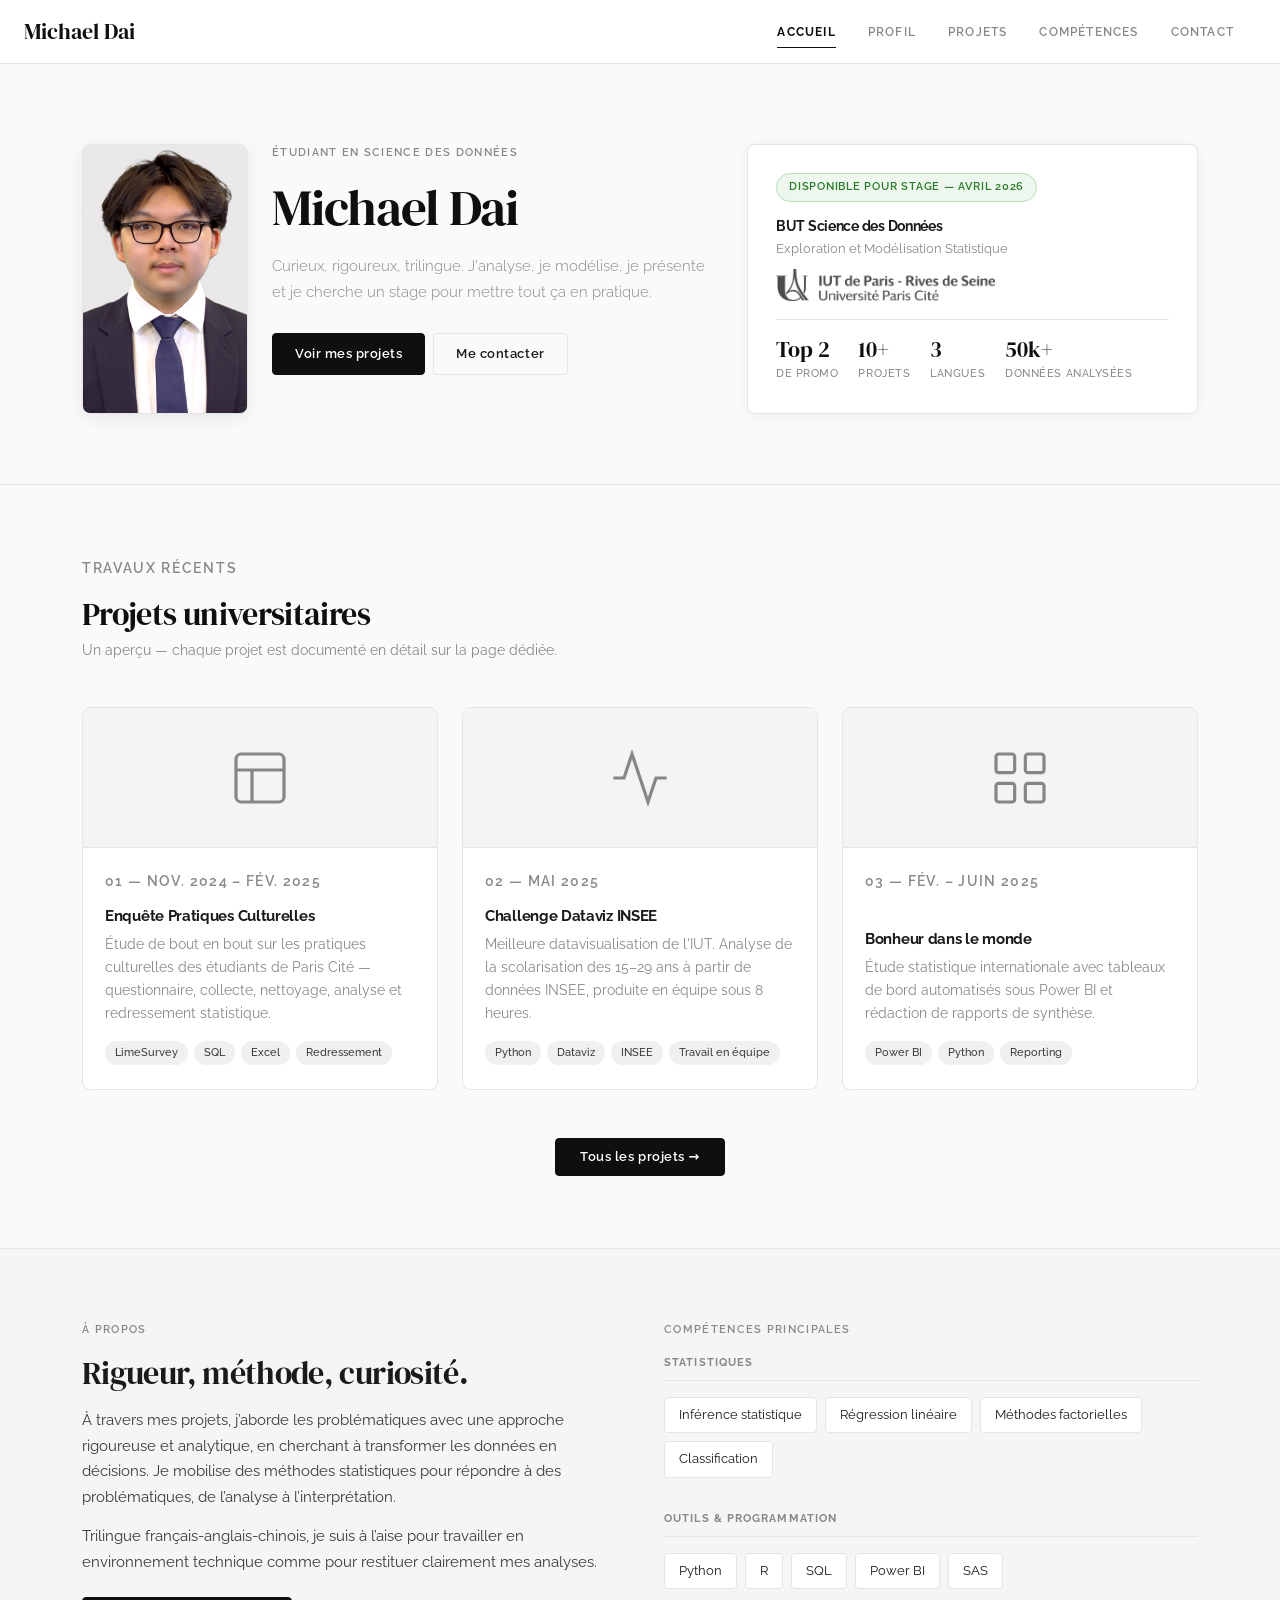
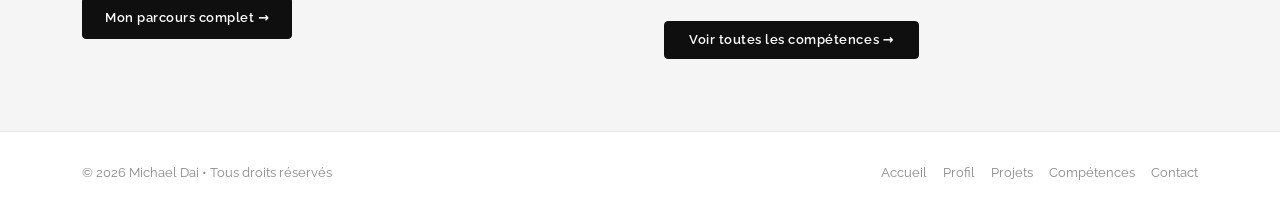
<file: index.html>
<!DOCTYPE html>
<html lang="fr">
<head>
  <meta charset="utf-8">
  <meta name="viewport" content="width=device-width, initial-scale=1">
  <title>Michael Dai — Data Science</title>
  <link href="https://cdn.jsdelivr.net/npm/bootstrap@5.3.8/dist/css/bootstrap.min.css" rel="stylesheet" integrity="sha384-sRIl4kxILFvY47J16cr9ZwB07vP4J8+LH7qKQnuqkuIAvNWLzeN8tE5YBujZqJLB" crossorigin="anonymous">
  <link rel="stylesheet" href="CSS/style.css">
</head>
<body>

  <!-- OFFCANVAS — mobile uniquement, directement dans body -->
  <div class="offcanvas offcanvas-end text-bg-dark" tabindex="-1" id="mainNav" aria-labelledby="mainNavLabel">
    <div class="offcanvas-header">
      <h5 class="offcanvas-title" id="mainNavLabel">Menu</h5>
      <button type="button" class="btn-close btn-close-white" data-bs-dismiss="offcanvas" aria-label="Fermer"></button>
    </div>
    <div class="offcanvas-body">
      <ul class="navbar-nav flex-column gap-1">
        <li class="nav-item"><a class="nav-link mobile-link active" href="index.html">Accueil</a></li>
        <li class="nav-item"><a class="nav-link mobile-link" href="profil.html">Profil</a></li>
        <li class="nav-item"><a class="nav-link mobile-link" href="projets.html">Projets</a></li>
        <li class="nav-item"><a class="nav-link mobile-link" href="competences.html">Compétences</a></li>
        <li class="nav-item"><a class="nav-link mobile-link" href="contact.html">Contact</a></li>
      </ul>
    </div>
  </div>

  <!-- NAVBAR -->
  <nav class="navbar fixed-top">
    <div class="container-fluid px-4">
      <a class="navbar-brand" href="index.html">Michael Dai</a>
      <!-- Liens visibles sur desktop >= lg -->
      <ul class="navbar-nav flex-row gap-1 d-none d-lg-flex ms-auto me-2">
        <li class="nav-item"><a class="nav-link desktop-link active" href="index.html">Accueil</a></li>
        <li class="nav-item"><a class="nav-link desktop-link" href="profil.html">Profil</a></li>
        <li class="nav-item"><a class="nav-link desktop-link" href="projets.html">Projets</a></li>
        <li class="nav-item"><a class="nav-link desktop-link" href="competences.html">Compétences</a></li>
        <li class="nav-item"><a class="nav-link desktop-link" href="contact.html">Contact</a></li>
      </ul>
      <!-- Hamburger visible sur mobile < lg -->
      <button class="navbar-toggler d-lg-none" type="button" data-bs-toggle="offcanvas" data-bs-target="#mainNav" aria-controls="mainNav" aria-label="Menu">
        <span class="navbar-toggler-icon"></span>
      </button>
    </div>
  </nav>

  <main class="page">

    <!-- ===== HERO ===== -->
    <section class="hero">
      <div class="container">
        <div class="row align-items-stretch g-4">

          <!-- Photo -->
          <div class="col-lg-2 col-md-3 col-photo" data-aos>
            <div class="hero-photo-wrap">
              <img src="photo.png" alt="Michael Dai" class="hero-photo">
            </div>
          </div>

          <!-- Texte -->
          <div class="col-lg-5 col-md-9" data-aos data-aos-delay="100">
            <p class="eyebrow">Étudiant en Science des Données</p>
            <h1>Michael Dai</h1>
            <p class="lead">
              Curieux, rigoureux, trilingue. J'analyse, je modélise, je présente et je cherche un stage pour mettre tout ça en pratique.
            </p>
            <div class="d-flex flex-wrap gap-2">
              <a class="btn btn-dark" href="projets.html">Voir mes projets</a>
              <a class="btn btn-outline-dark" href="contact.html">Me contacter</a>
            </div>
          </div>

          <!-- Carte info -->
          <div class="col-lg-5" data-aos data-aos-delay="200">
            <div class="hero-card">
              <div class="badge-available">Disponible pour stage — Avril 2026</div>
              <h3>BUT Science des Données</h3>
              <p class="mb-1">Exploration et Modélisation Statistique</p>
              <div class="mt-2 mb-1">
                <img src="logo_iut.png" alt="IUT de Paris - Rives de Seine" class="hero-logo-iut">
              </div>
              <div class="hero-divider"></div>
              <div class="hero-stat">
                <div class="hero-stat-item">
                  <span class="num">Top 2</span>
                  <span class="lbl">De Promo</span>
                </div>
                <div class="hero-stat-item">
                  <span class="num">10+</span>
                  <span class="lbl">Projets</span>
                </div>
                <div class="hero-stat-item">
                  <span class="num">3</span>
                  <span class="lbl">Langues</span>
                </div>
                <div class="hero-stat-item">
                  <span class="num">50k+</span>
                  <span class="lbl">Données analysées</span>
                </div>
              </div>
            </div>
          </div>

        </div>
      </div>
    </section>

    <!-- ===== PROJETS ===== -->
    <section class="section">
      <div class="container">
        <div class="section-header" data-aos>
          <p class="eyebrow">Travaux récents</p>
          <h2>Projets universitaires</h2>
          <p class="section-sub">Un aperçu — chaque projet est documenté en détail sur la page dédiée.</p>
        </div>

        <div class="row g-4">

          <!-- Projet 1 -->
          <div class="col-md-6 col-lg-4" data-aos data-aos-delay="100">
            <div class="project-card">
              <div class="project-card-img">
                <!-- Icône SVG : enquête / données -->
                <svg width="64" height="64" viewBox="0 0 24 24" fill="none" stroke="#1a1a1a" stroke-width="1.2">
                  <rect x="3" y="3" width="18" height="18" rx="2"/>
                  <line x1="3" y1="9" x2="21" y2="9"/>
                  <line x1="9" y1="21" x2="9" y2="9"/>
                </svg>
              </div>
              <div class="project-card-body">
                <p class="project-num">01 — Nov. 2024 – Fév. 2025</p>
                <h3>Enquête Pratiques Culturelles</h3>
                <p>Étude de bout en bout sur les pratiques culturelles des étudiants de Paris Cité — questionnaire, collecte, nettoyage, analyse et redressement statistique.</p>
                <div>
                  <span class="tag">LimeSurvey</span>
                  <span class="tag">SQL</span>
                  <span class="tag">Excel</span>
                  <span class="tag">Redressement</span>
                </div>
              </div>
            </div>
          </div>

          <!-- Projet 2 -->
          <div class="col-md-6 col-lg-4" data-aos data-aos-delay="200">
            <div class="project-card">
              <div class="project-card-img">
                <!-- Icône SVG : dataviz / graphique -->
                <svg width="64" height="64" viewBox="0 0 24 24" fill="none" stroke="#1a1a1a" stroke-width="1.2">
                  <polyline points="22 12 18 12 15 21 9 3 6 12 2 12"/>
                </svg>
              </div>
              <div class="project-card-body">
                <p class="project-num">02 — Mai 2025</p>
                <h3>Challenge Dataviz INSEE</h3>
                <p>Meilleure datavisualisation de l'IUT. Analyse de la scolarisation des 15–29 ans à partir de données INSEE, produite en équipe sous 8 heures.</p>
                <div>
                  <span class="tag">Python</span>
                  <span class="tag">Dataviz</span>
                  <span class="tag">INSEE</span>
                  <span class="tag">Travail en équipe</span>
                </div>
              </div>
            </div>
          </div>

          <!-- Projet 3 -->
          <div class="col-md-6 col-lg-4" data-aos data-aos-delay="300">
            <div class="project-card">
              <div class="project-card-img">
                <!-- Icône SVG : dashboard / BI -->
                <svg width="64" height="64" viewBox="0 0 24 24" fill="none" stroke="#1a1a1a" stroke-width="1.2">
                  <rect x="3" y="3" width="7" height="7" rx="1"/>
                  <rect x="14" y="3" width="7" height="7" rx="1"/>
                  <rect x="3" y="14" width="7" height="7" rx="1"/>
                  <rect x="14" y="14" width="7" height="7" rx="1"/>
                </svg>
              </div>
              <div class="project-card-body">
                <p class="project-num">03 — Fév. – Juin 2025</p>
                <h3>Bonheur dans le monde</h3>
                <p>Étude statistique internationale avec tableaux de bord automatisés sous Power BI et rédaction de rapports de synthèse.</p>
                <div>
                  <span class="tag">Power BI</span>
                  <span class="tag">Python</span>
                  <span class="tag">Reporting</span>
                </div>
              </div>
            </div>
          </div>

        </div>

        <div class="text-center mt-5" data-aos>
          <a class="btn btn-dark px-4 py-2" href="projets.html">Tous les projets &rarr;</a>
        </div>
      </div>
    </section>

    <!-- ===== APERÇU PROFIL + COMPÉTENCES ===== -->
    <section class="section" style="background:#f5f5f5;">
      <div class="container">
        <div class="row g-5 align-items-start">

          <div class="col-lg-6" data-aos>
            <p class="eyebrow">À propos</p>
            <h2 style="margin-bottom:16px;">Rigueur, méthode, curiosité.</h2>
            <p style="margin-bottom:14px;">À travers mes projets, j’aborde les problématiques avec une approche rigoureuse et analytique, en cherchant à transformer les données en décisions. Je mobilise des méthodes statistiques pour répondre à des problématiques, de l’analyse à l’interprétation.</p>
            <p style="margin-bottom:22px;">Trilingue français-anglais-chinois, je suis à l’aise pour travailler en environnement technique comme pour restituer clairement mes analyses.</p>
            <a class="btn btn-dark" href="profil.html">Mon parcours complet &rarr;</a>
          </div>

          <div class="col-lg-6" data-aos data-aos-delay="100">
            <p class="eyebrow">Compétences principales</p>
            <div class="skill-group">
              <div class="skill-group-title">Statistiques</div>
              <span class="skill-pill">Inférence statistique</span>
              <span class="skill-pill">Régression linéaire</span>
              <span class="skill-pill">Méthodes factorielles</span>
              <span class="skill-pill">Classification</span>
            </div>
            <div class="skill-group">
              <div class="skill-group-title">Outils & Programmation</div>
              <span class="skill-pill">Python</span>
              <span class="skill-pill">R</span>
              <span class="skill-pill">SQL</span>
              <span class="skill-pill">Power BI</span>
              <span class="skill-pill">SAS</span>
            </div>
            <div class="mt-4">
              <a class="btn btn-dark px-4 py-2" href="competences.html">Voir toutes les compétences &rarr;</a>
            </div>
          </div>

        </div>
      </div>
    </section>

  </main>

  <!-- FOOTER -->
  <footer class="footer">
    <div class="container d-flex justify-content-between align-items-center flex-wrap gap-2">
      <p>© 2026 Michael Dai • Tous droits réservés</p>
      <div class="d-flex gap-3">
        <a href="index.html">Accueil</a>
        <a href="profil.html">Profil</a>
        <a href="projets.html">Projets</a>
        <a href="competences.html">Compétences</a>
        <a href="contact.html">Contact</a>
      </div>
    </div>
  </footer>

  <script src="https://cdn.jsdelivr.net/npm/bootstrap@5.3.8/dist/js/bootstrap.bundle.min.js" integrity="sha384-FKyoEForCGlyvwx9Hj09JcYn3nv7wiPVlz7YYwJrWVcXK/BmnVDxM+D2scQbITxI" crossorigin="anonymous"></script>
  <script>
    /* Animation au scroll — détecte les éléments [data-aos] dans le viewport */
    (function() {
      const els = document.querySelectorAll('[data-aos]');
      const io = new IntersectionObserver(function(entries) {
        entries.forEach(function(e) {
          if (e.isIntersecting) { e.target.classList.add('aos-animate'); io.unobserve(e.target); }
        });
      }, { threshold: 0.12 });
      els.forEach(function(el) { io.observe(el); });
    })();
  </script>
</body>
</html>
</file>
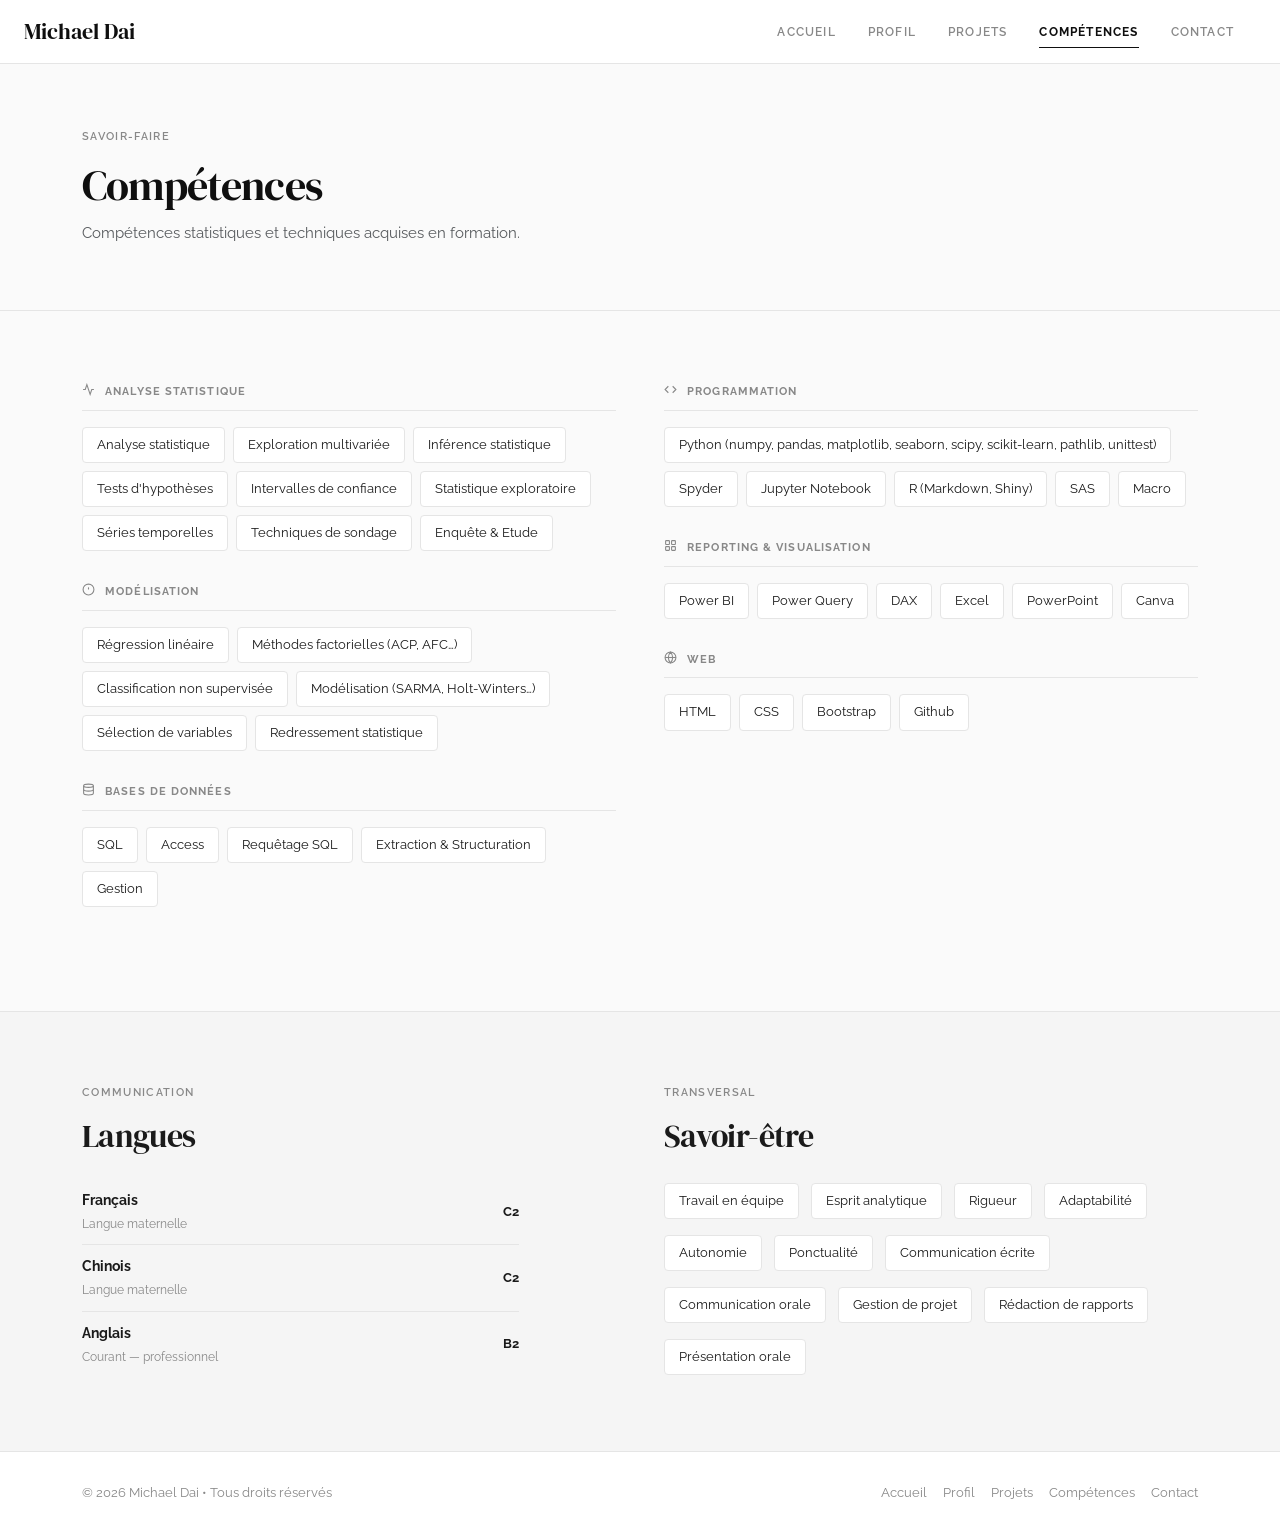
<file: competences.html>
<!DOCTYPE html>
<html lang="fr">
<head>
  <meta charset="utf-8">
  <meta name="viewport" content="width=device-width, initial-scale=1">
  <title>Compétences — Michael Dai</title>
  <link href="https://cdn.jsdelivr.net/npm/bootstrap@5.3.8/dist/css/bootstrap.min.css" rel="stylesheet" integrity="sha384-sRIl4kxILFvY47J16cr9ZwB07vP4J8+LH7qKQnuqkuIAvNWLzeN8tE5YBujZqJLB" crossorigin="anonymous">
  <link rel="stylesheet" href="CSS/style.css">
</head>
<body>

  <div class="offcanvas offcanvas-end text-bg-dark" tabindex="-1" id="mainNav" aria-labelledby="mainNavLabel">
    <div class="offcanvas-header">
      <h5 class="offcanvas-title" id="mainNavLabel">Menu</h5>
      <button type="button" class="btn-close btn-close-white" data-bs-dismiss="offcanvas" aria-label="Fermer"></button>
    </div>
    <div class="offcanvas-body">
      <ul class="navbar-nav flex-column gap-1">
        <li class="nav-item"><a class="nav-link mobile-link" href="index.html">Accueil</a></li>
        <li class="nav-item"><a class="nav-link mobile-link" href="profil.html">Profil</a></li>
        <li class="nav-item"><a class="nav-link mobile-link" href="projets.html">Projets</a></li>
        <li class="nav-item"><a class="nav-link mobile-link active" href="competences.html">Compétences</a></li>
        <li class="nav-item"><a class="nav-link mobile-link" href="contact.html">Contact</a></li>
      </ul>
    </div>
  </div>

  <nav class="navbar fixed-top">
    <div class="container-fluid px-4">
      <a class="navbar-brand" href="index.html">Michael Dai</a>
      <ul class="navbar-nav flex-row gap-1 d-none d-lg-flex ms-auto me-2">
        <li class="nav-item"><a class="nav-link desktop-link" href="index.html">Accueil</a></li>
        <li class="nav-item"><a class="nav-link desktop-link" href="profil.html">Profil</a></li>
        <li class="nav-item"><a class="nav-link desktop-link" href="projets.html">Projets</a></li>
        <li class="nav-item"><a class="nav-link desktop-link active" href="competences.html">Compétences</a></li>
        <li class="nav-item"><a class="nav-link desktop-link" href="contact.html">Contact</a></li>
      </ul>
      <button class="navbar-toggler d-lg-none" type="button" data-bs-toggle="offcanvas" data-bs-target="#mainNav" aria-controls="mainNav" aria-label="Menu">
        <span class="navbar-toggler-icon"></span>
      </button>
    </div>
  </nav>

  <main class="page">

    <section class="page-header">
      <div class="container">
        <p class="eyebrow">Savoir-faire</p>
        <h1>Compétences</h1>
        <p class="text-muted" style="max-width:520px;font-size:15px;">Compétences statistiques et techniques acquises en formation.</p>
      </div>
    </section>

    <section class="section">
      <div class="container">
        <div class="row g-5">

          <div class="col-lg-6" data-aos>
            <div class="skill-group">
              <div class="skill-group-title">
                <svg width="13" height="13" viewBox="0 0 24 24" fill="none" stroke="currentColor" stroke-width="2" style="margin-right:6px;vertical-align:-1px;"><polyline points="22 12 18 12 15 21 9 3 6 12 2 12"/></svg>
                Analyse statistique
              </div>
              <span class="skill-pill">Analyse statistique</span>
              <span class="skill-pill">Exploration multivariée</span>
              <span class="skill-pill">Inférence statistique</span>
              <span class="skill-pill">Tests d'hypothèses</span>
              <span class="skill-pill">Intervalles de confiance</span>
              <span class="skill-pill">Statistique exploratoire</span>
              <span class="skill-pill">Séries temporelles</span>
              <span class="skill-pill">Techniques de sondage</span>
              <span class="skill-pill">Enquête & Etude</span>
            </div>

            <div class="skill-group">
              <div class="skill-group-title">
                <svg width="13" height="13" viewBox="0 0 24 24" fill="none" stroke="currentColor" stroke-width="2" style="margin-right:6px;vertical-align:-1px;"><circle cx="12" cy="12" r="10"/><line x1="12" y1="8" x2="12" y2="12"/><line x1="12" y1="16" x2="12.01" y2="16"/></svg>
                Modélisation
              </div>
              <span class="skill-pill">Régression linéaire</span>
              <span class="skill-pill">Méthodes factorielles (ACP, AFC…)</span>
              <span class="skill-pill">Classification non supervisée</span>
              <span class="skill-pill">Modélisation (SARMA, Holt-Winters…)</span>
              <span class="skill-pill">Sélection de variables</span>
              <span class="skill-pill">Redressement statistique</span>
            </div>

            <div class="skill-group">
              <div class="skill-group-title">
                <svg width="13" height="13" viewBox="0 0 24 24" fill="none" stroke="currentColor" stroke-width="2" style="margin-right:6px;vertical-align:-1px;"><ellipse cx="12" cy="5" rx="9" ry="3"/><path d="M21 12c0 1.66-4 3-9 3s-9-1.34-9-3"/><path d="M3 5v14c0 1.66 4 3 9 3s9-1.34 9-3V5"/></svg>
                Bases de données
              </div>
              <span class="skill-pill">SQL</span>
              <span class="skill-pill">Access</span>
              <span class="skill-pill">Requêtage SQL</span>
              <span class="skill-pill">Extraction & Structuration</span>
              <span class="skill-pill">Gestion</span>
            </div>
          </div>

          <div class="col-lg-6" data-aos data-aos-delay="100">
            <div class="skill-group">
              <div class="skill-group-title">
                <svg width="13" height="13" viewBox="0 0 24 24" fill="none" stroke="currentColor" stroke-width="2" style="margin-right:6px;vertical-align:-1px;"><polyline points="16 18 22 12 16 6"/><polyline points="8 6 2 12 8 18"/></svg>
                Programmation
              </div>
              <span class="skill-pill">Python (numpy, pandas, matplotlib, seaborn, scipy, scikit-learn, pathlib, unittest)</span>
              <br>
              <span class="skill-pill">Spyder</span>
              <span class="skill-pill">Jupyter Notebook</span>
              <span class="skill-pill">R (Markdown, Shiny)</span>
              <span class="skill-pill">SAS</span>
              <span class="skill-pill">Macro</span>
            </div>

            <div class="skill-group">
              <div class="skill-group-title">
                <svg width="13" height="13" viewBox="0 0 24 24" fill="none" stroke="currentColor" stroke-width="2" style="margin-right:6px;vertical-align:-1px;"><rect x="3" y="3" width="7" height="7" rx="1"/><rect x="14" y="3" width="7" height="7" rx="1"/><rect x="3" y="14" width="7" height="7" rx="1"/><rect x="14" y="14" width="7" height="7" rx="1"/></svg>
                Reporting & Visualisation
              </div>
              <span class="skill-pill">Power BI</span>
              <span class="skill-pill">Power Query</span>
              <span class="skill-pill">DAX</span>
              <span class="skill-pill">Excel</span>
              <span class="skill-pill">PowerPoint</span>
              <span class="skill-pill">Canva</span>
            </div>

            <div class="skill-group">
              <div class="skill-group-title">
                <svg width="13" height="13" viewBox="0 0 24 24" fill="none" stroke="currentColor" stroke-width="2" style="margin-right:6px;vertical-align:-1px;"><circle cx="12" cy="12" r="10"/><line x1="2" y1="12" x2="22" y2="12"/><path d="M12 2a15.3 15.3 0 0 1 4 10 15.3 15.3 0 0 1-4 10 15.3 15.3 0 0 1-4-10 15.3 15.3 0 0 1 4-10z"/></svg>
                Web
              </div>
              <span class="skill-pill">HTML</span>
              <span class="skill-pill">CSS</span>
              <span class="skill-pill">Bootstrap</span>
              <span class="skill-pill">Github</span>
            </div>
          </div>

        </div>
      </div>
    </section>

    <!-- Langues + Savoir-être -->
    <section class="section" style="background:#f5f5f5;">
      <div class="container">
        <div class="row g-5 align-items-start">
          <div class="col-lg-5" data-aos>
            <p class="eyebrow">Communication</p>
            <h2 style="margin-bottom:24px;">Langues</h2>
            <div>
              <div class="lang-item">
                <div><span class="lang-name">Français</span><p style="font-size:12px;color:var(--muted);margin:2px 0 0 0;">Langue maternelle</p></div>
                <span style="font-size:13px;font-weight:700;color:var(--dark);">C2</span>
              </div>
              <div class="lang-item">
                <div><span class="lang-name">Chinois</span><p style="font-size:12px;color:var(--muted);margin:2px 0 0 0;">Langue maternelle</p></div>
                <span style="font-size:13px;font-weight:700;color:var(--dark);">C2</span>
              </div>
              <div class="lang-item">
                <div><span class="lang-name">Anglais</span><p style="font-size:12px;color:var(--muted);margin:2px 0 0 0;">Courant — professionnel</p></div>
                <span style="font-size:13px;font-weight:700;color:var(--dark);">B2</span>
              </div>
            </div>
          </div>
          <div class="col-lg-6 offset-lg-1" data-aos data-aos-delay="100">
            <p class="eyebrow">Transversal</p>
            <h2 style="margin-bottom:24px;">Savoir-être</h2>
            <div class="d-flex flex-wrap gap-2">
              <span class="skill-pill">Travail en équipe</span>
              <span class="skill-pill">Esprit analytique</span>
              <span class="skill-pill">Rigueur</span>
              <span class="skill-pill">Adaptabilité</span>
              <span class="skill-pill">Autonomie</span>
              <span class="skill-pill">Ponctualité</span>
              <span class="skill-pill">Communication écrite</span>
              <span class="skill-pill">Communication orale</span>
              <span class="skill-pill">Gestion de projet</span>
              <span class="skill-pill">Rédaction de rapports</span>
              <span class="skill-pill">Présentation orale</span>
            </div>
          </div>
        </div>
      </div>
    </section>

  </main>

  <footer class="footer">
    <div class="container d-flex justify-content-between align-items-center flex-wrap gap-2">
      <p>© 2026 Michael Dai • Tous droits réservés</p>
      <div class="d-flex gap-3">
        <a href="index.html">Accueil</a>
        <a href="profil.html">Profil</a>
        <a href="projets.html">Projets</a>
        <a href="competences.html">Compétences</a>
        <a href="contact.html">Contact</a>
      </div>
    </div>
  </footer>

  <script src="https://cdn.jsdelivr.net/npm/bootstrap@5.3.8/dist/js/bootstrap.bundle.min.js" integrity="sha384-FKyoEForCGlyvwx9Hj09JcYn3nv7wiPVlz7YYwJrWVcXK/BmnVDxM+D2scQbITxI" crossorigin="anonymous"></script>
  <script>
    (function() {
      var els = document.querySelectorAll('[data-aos]');
      var io = new IntersectionObserver(function(entries) {
        entries.forEach(function(e) {
          if (e.isIntersecting) { e.target.classList.add('aos-animate'); io.unobserve(e.target); }
        });
      }, { threshold: 0.12 });
      els.forEach(function(el) { io.observe(el); });
    })();
  </script>
</body>
</html>
</file>
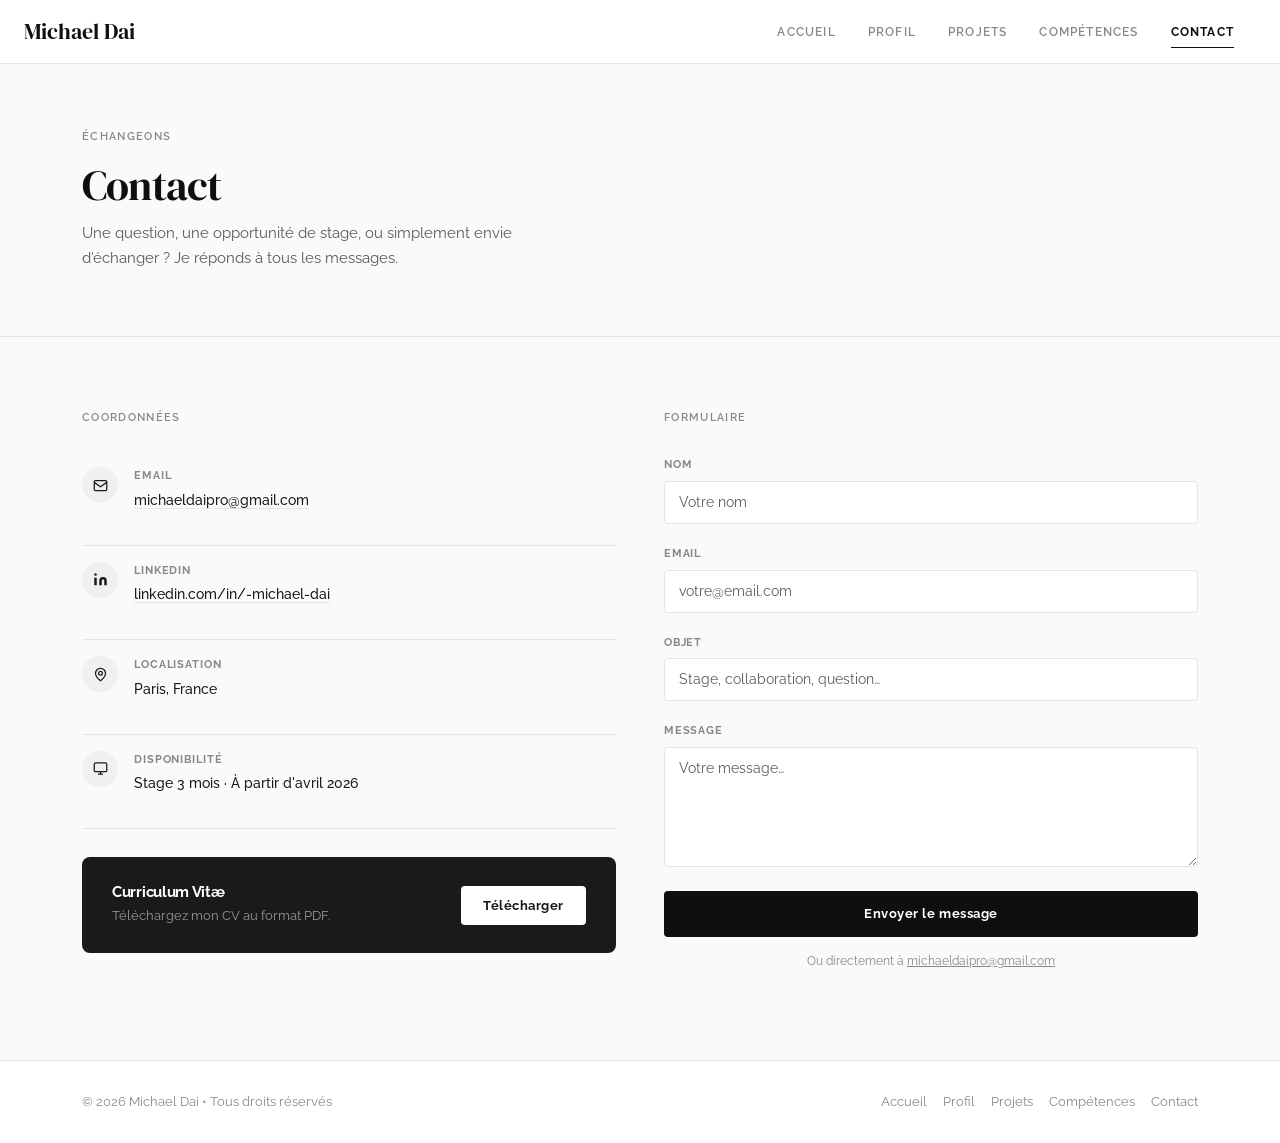
<file: contact.html>
<!DOCTYPE html>
<html lang="fr">
<head>
  <meta charset="utf-8">
  <meta name="viewport" content="width=device-width, initial-scale=1">
  <title>Contact — Michael Dai</title>
  <link href="https://cdn.jsdelivr.net/npm/bootstrap@5.3.8/dist/css/bootstrap.min.css" rel="stylesheet" integrity="sha384-sRIl4kxILFvY47J16cr9ZwB07vP4J8+LH7qKQnuqkuIAvNWLzeN8tE5YBujZqJLB" crossorigin="anonymous">
  <link rel="stylesheet" href="CSS/style.css">
  <style>
    .contact-grid {
      display: grid;
      grid-template-columns: 1fr 1fr;
      gap: 48px;
      align-items: start;
    }
    @media (max-width: 768px) { .contact-grid { grid-template-columns: 1fr; gap: 32px; } }
    .btn-submit {
      background: var(--black); color: var(--white); border: none;
      padding: 12px 28px; font-family: var(--sans); font-size: 13px;
      font-weight: 700; letter-spacing: 0.04em;
      border-radius: var(--radius); cursor: pointer; width: 100%;
      transition: background var(--trans);
    }
    .btn-submit:hover { background: var(--mid); }
    #form-success {
      display: none; background: #edf7ed;
      border: 1px solid #b8dbb8; color: #2a7a2a;
      border-radius: var(--radius); padding: 14px 18px;
      font-size: 13.5px; margin-top: 14px;
    }
  </style>
</head>
<body>

  <div class="offcanvas offcanvas-end text-bg-dark" tabindex="-1" id="mainNav" aria-labelledby="mainNavLabel">
    <div class="offcanvas-header">
      <h5 class="offcanvas-title" id="mainNavLabel">Menu</h5>
      <button type="button" class="btn-close btn-close-white" data-bs-dismiss="offcanvas" aria-label="Fermer"></button>
    </div>
    <div class="offcanvas-body">
      <ul class="navbar-nav flex-column gap-1">
        <li class="nav-item"><a class="nav-link mobile-link" href="index.html">Accueil</a></li>
        <li class="nav-item"><a class="nav-link mobile-link" href="profil.html">Profil</a></li>
        <li class="nav-item"><a class="nav-link mobile-link" href="projets.html">Projets</a></li>
        <li class="nav-item"><a class="nav-link mobile-link" href="competences.html">Compétences</a></li>
        <li class="nav-item"><a class="nav-link mobile-link active" href="contact.html">Contact</a></li>
      </ul>
    </div>
  </div>

  <nav class="navbar fixed-top">
    <div class="container-fluid px-4">
      <a class="navbar-brand" href="index.html">Michael Dai</a>
      <ul class="navbar-nav flex-row gap-1 d-none d-lg-flex ms-auto me-2">
        <li class="nav-item"><a class="nav-link desktop-link" href="index.html">Accueil</a></li>
        <li class="nav-item"><a class="nav-link desktop-link" href="profil.html">Profil</a></li>
        <li class="nav-item"><a class="nav-link desktop-link" href="projets.html">Projets</a></li>
        <li class="nav-item"><a class="nav-link desktop-link" href="competences.html">Compétences</a></li>
        <li class="nav-item"><a class="nav-link desktop-link active" href="contact.html">Contact</a></li>
      </ul>
      <button class="navbar-toggler d-lg-none" type="button" data-bs-toggle="offcanvas" data-bs-target="#mainNav" aria-controls="mainNav" aria-label="Menu">
        <span class="navbar-toggler-icon"></span>
      </button>
    </div>
  </nav>

  <main class="page">

    <section class="page-header">
      <div class="container">
        <p class="eyebrow">Échangeons</p>
        <h1>Contact</h1>
        <p class="text-muted" style="max-width:480px;font-size:15px;">Une question, une opportunité de stage, ou simplement envie d'échanger ? Je réponds à tous les messages.</p>
      </div>
    </section>

    <section class="section">
      <div class="container">
        <div class="contact-grid">

          <!-- Informations -->
          <div data-aos>
            <p class="eyebrow" style="margin-bottom:24px;">Coordonnées</p>

            <div class="contact-info-item">
              <div class="contact-icon">
                <svg width="15" height="15" viewBox="0 0 24 24" fill="none" stroke="currentColor" stroke-width="2"><rect x="2" y="4" width="20" height="16" rx="2"/><path d="m22 7-10 7L2 7"/></svg>
              </div>
              <div>
                <p class="contact-info-label">Email</p>
                <p class="contact-info-value"><a href="mailto:michaeldaipro@gmail.com">michaeldaipro@gmail.com</a></p>
              </div>
            </div>

            <div class="contact-info-item">
              <div class="contact-icon">
                <svg width="15" height="15" viewBox="0 0 24 24" fill="currentColor"><path d="M16 8a6 6 0 0 1 6 6v7h-4v-7a2 2 0 0 0-2-2 2 2 0 0 0-2 2v7h-4v-7a6 6 0 0 1 6-6zM2 9h4v12H2z"/><circle cx="4" cy="4" r="2"/></svg>
              </div>
              <div>
                <p class="contact-info-label">LinkedIn</p>
                <p class="contact-info-value"><a href="https://www.linkedin.com/in/-michael-dai" target="_blank">linkedin.com/in/-michael-dai</a></p>
              </div>
            </div>

            <div class="contact-info-item">
              <div class="contact-icon">
                <svg width="15" height="15" viewBox="0 0 24 24" fill="none" stroke="currentColor" stroke-width="2"><path d="M20 10c0 6-8 12-8 12s-8-6-8-12a8 8 0 0 1 16 0z"/><circle cx="12" cy="10" r="3"/></svg>
              </div>
              <div>
                <p class="contact-info-label">Localisation</p>
                <p class="contact-info-value">Paris, France</p>
              </div>
            </div>

            <div class="contact-info-item">
              <div class="contact-icon">
                <svg width="15" height="15" viewBox="0 0 24 24" fill="none" stroke="currentColor" stroke-width="2"><rect x="2" y="3" width="20" height="14" rx="2"/><path d="M8 21h8M12 17v4"/></svg>
              </div>
              <div>
                <p class="contact-info-label">Disponibilité</p>
                <p class="contact-info-value">Stage 3 mois · À partir d'avril 2026</p>
              </div>
            </div>

            <div style="margin-top:28px;">
              <div class="cv-block">
                <div>
                  <h3>Curriculum Vitæ</h3>
                  <p>Téléchargez mon CV au format PDF.</p>
                </div>
                <a href="Michael Dai - CV VFF.pdf" class="btn btn-white" download>Télécharger</a>
              </div>
            </div>
          </div>

          <!-- Formulaire -->
          <div data-aos data-aos-delay="100">
            <p class="eyebrow" style="margin-bottom:24px;">Formulaire</p>
            <div id="contact-form">
              <div class="mb-3">
                <label class="form-label" for="name">Nom</label>
                <input type="text" class="form-control" id="name" placeholder="Votre nom">
              </div>
              <div class="mb-3">
                <label class="form-label" for="email">Email</label>
                <input type="email" class="form-control" id="email" placeholder="votre@email.com">
              </div>
              <div class="mb-3">
                <label class="form-label" for="subject">Objet</label>
                <input type="text" class="form-control" id="subject" placeholder="Stage, collaboration, question…">
              </div>
              <div class="mb-4">
                <label class="form-label" for="message">Message</label>
                <textarea class="form-control" id="message" placeholder="Votre message…"></textarea>
              </div>
              <button class="btn-submit" onclick="handleSubmit()">Envoyer le message</button>
              <div id="form-success">✓ Merci pour votre message ! Je vous répondrai rapidement.</div>
              <p style="font-size:12px;color:var(--muted);margin-top:14px;text-align:center;">
                Ou directement à <a href="mailto:michaeldaipro@gmail.com" style="color:var(--muted);text-decoration:underline;">michaeldaipro@gmail.com</a>
              </p>
            </div>
          </div>

        </div>
      </div>
    </section>

  </main>

  <footer class="footer">
    <div class="container d-flex justify-content-between align-items-center flex-wrap gap-2">
      <p>© 2026 Michael Dai • Tous droits réservés</p>
      <div class="d-flex gap-3">
        <a href="index.html">Accueil</a>
        <a href="profil.html">Profil</a>
        <a href="projets.html">Projets</a>
        <a href="competences.html">Compétences</a>
        <a href="contact.html">Contact</a>
      </div>
    </div>
  </footer>

  <script src="https://cdn.jsdelivr.net/npm/bootstrap@5.3.8/dist/js/bootstrap.bundle.min.js" integrity="sha384-FKyoEForCGlyvwx9Hj09JcYn3nv7wiPVlz7YYwJrWVcXK/BmnVDxM+D2scQbITxI" crossorigin="anonymous"></script>
  <script>
    /* Formulaire de contact — feedback visuel */
    function handleSubmit() {
      var name = document.getElementById('name').value.trim();
      var email = document.getElementById('email').value.trim();
      var message = document.getElementById('message').value.trim();
      if (!name || !email || !message) {
        alert('Merci de remplir les champs obligatoires (nom, email, message).');
        return;
      }
      /* Connecter à Formspree ou Netlify Forms pour un vrai envoi */
      document.getElementById('form-success').style.display = 'block';
      ['name','email','subject','message'].forEach(function(id) {
        document.getElementById(id).value = '';
      });
    }
    /* Animations au scroll */
    (function() {
      var els = document.querySelectorAll('[data-aos]');
      var io = new IntersectionObserver(function(entries) {
        entries.forEach(function(e) {
          if (e.isIntersecting) { e.target.classList.add('aos-animate'); io.unobserve(e.target); }
        });
      }, { threshold: 0.12 });
      els.forEach(function(el) { io.observe(el); });
    })();
  </script>
</body>
</html>
</file>
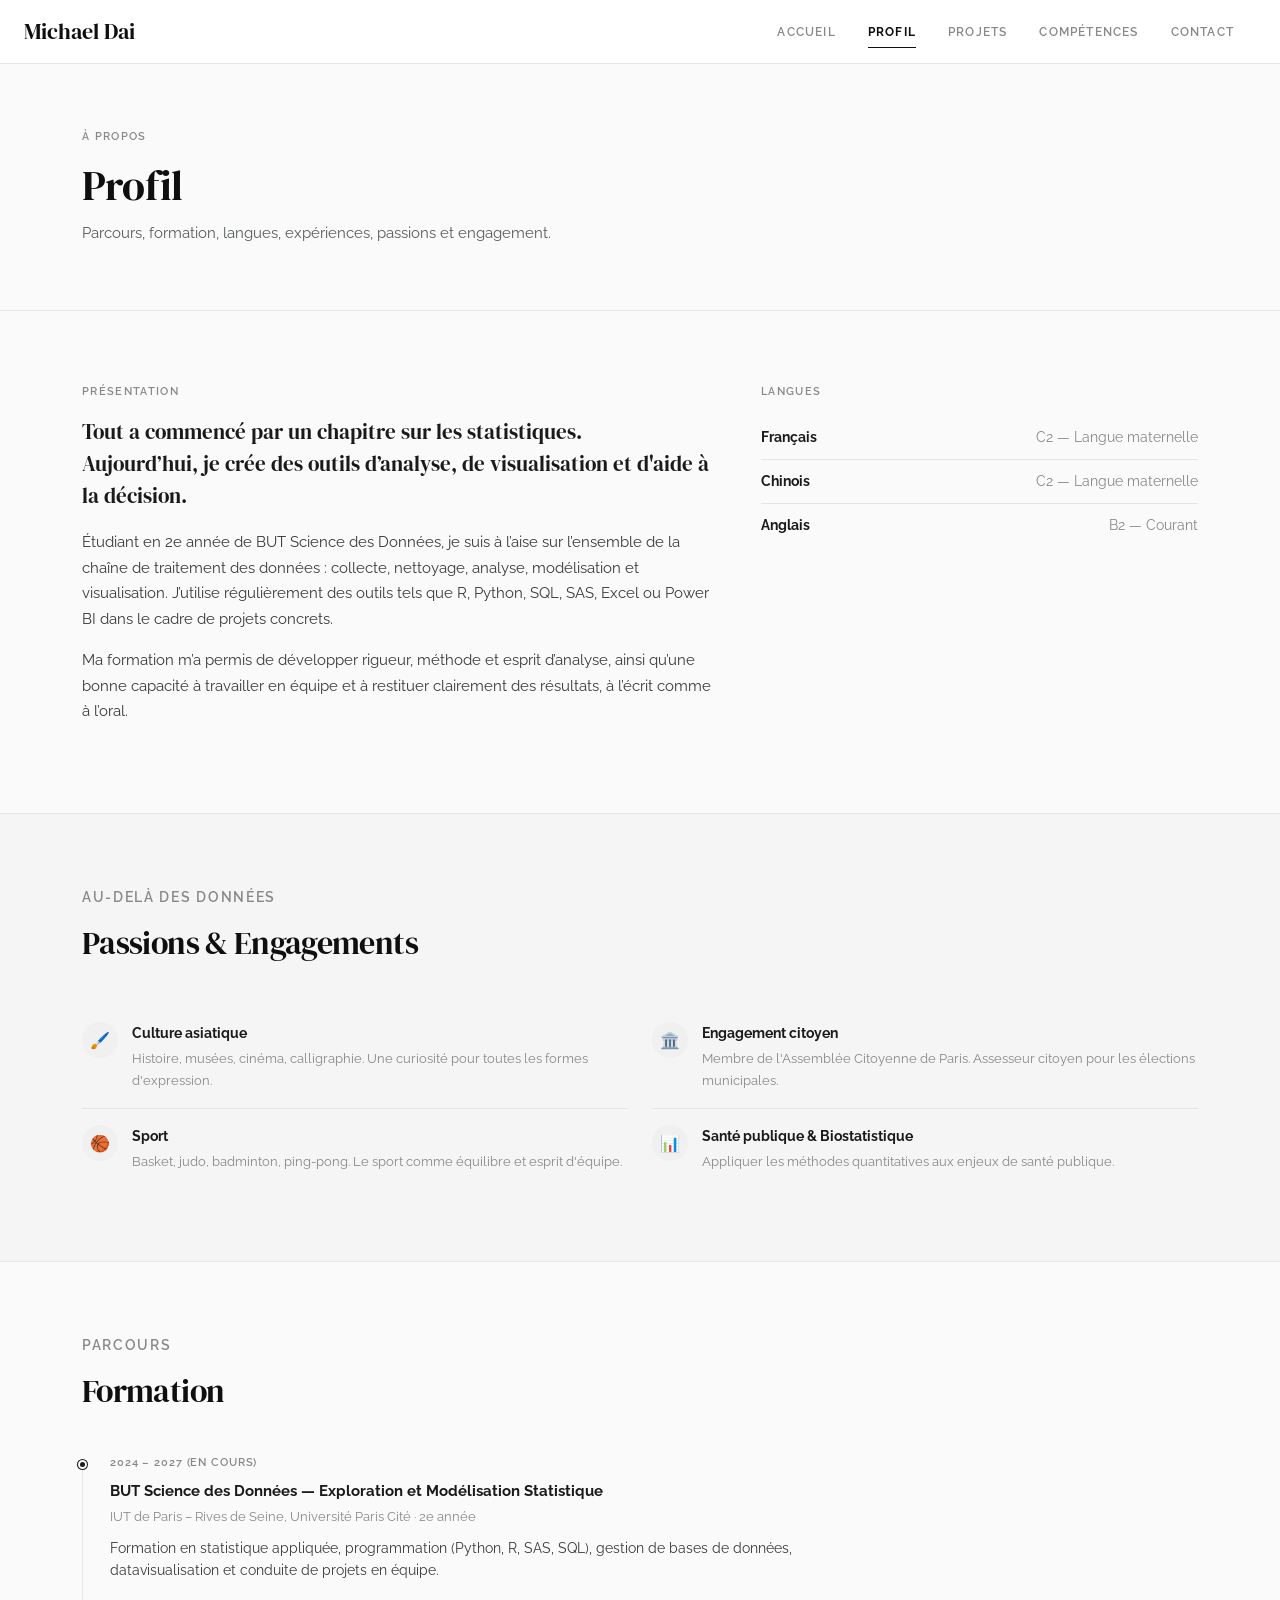
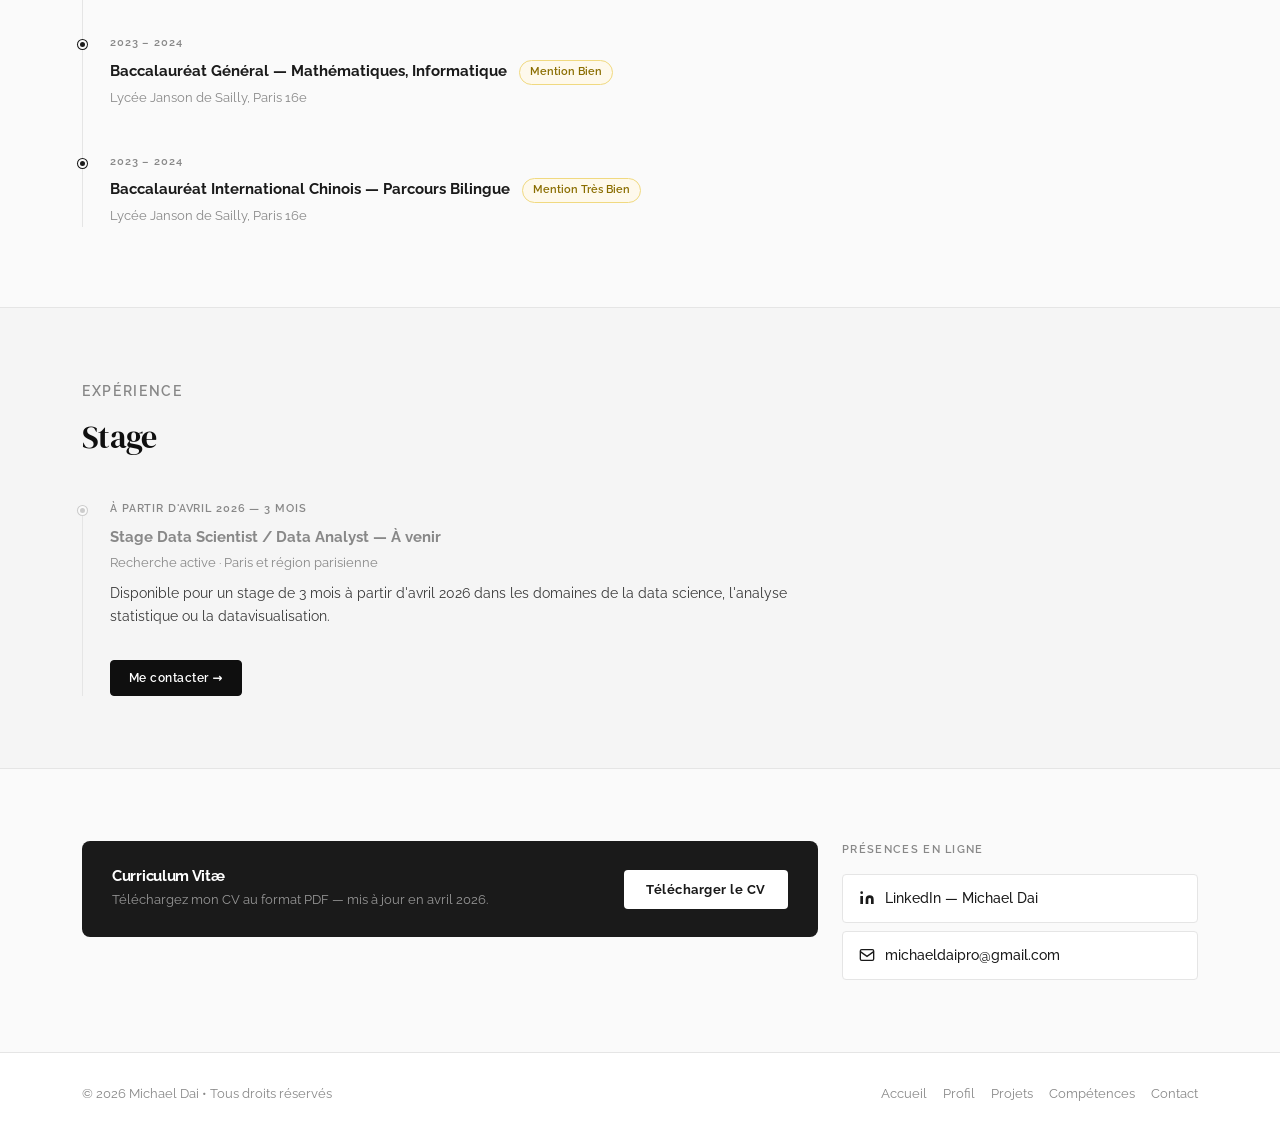
<file: profil.html>
<!DOCTYPE html>
<html lang="fr">
<head>
  <meta charset="utf-8">
  <meta name="viewport" content="width=device-width, initial-scale=1">
  <title>Profil — Michael Dai</title>
  <link href="https://cdn.jsdelivr.net/npm/bootstrap@5.3.8/dist/css/bootstrap.min.css" rel="stylesheet" integrity="sha384-sRIl4kxILFvY47J16cr9ZwB07vP4J8+LH7qKQnuqkuIAvNWLzeN8tE5YBujZqJLB" crossorigin="anonymous">
  <link rel="stylesheet" href="CSS/style.css">
</head>
<body>

  <!-- OFFCANVAS — directement dans body -->
  <div class="offcanvas offcanvas-end text-bg-dark" tabindex="-1" id="mainNav" aria-labelledby="mainNavLabel">
    <div class="offcanvas-header">
      <h5 class="offcanvas-title" id="mainNavLabel">Menu</h5>
      <button type="button" class="btn-close btn-close-white" data-bs-dismiss="offcanvas" aria-label="Fermer"></button>
    </div>
    <div class="offcanvas-body">
      <ul class="navbar-nav flex-column gap-1">
        <li class="nav-item"><a class="nav-link mobile-link" href="index.html">Accueil</a></li>
        <li class="nav-item"><a class="nav-link mobile-link active" href="profil.html">Profil</a></li>
        <li class="nav-item"><a class="nav-link mobile-link" href="projets.html">Projets</a></li>
        <li class="nav-item"><a class="nav-link mobile-link" href="competences.html">Compétences</a></li>
        <li class="nav-item"><a class="nav-link mobile-link" href="contact.html">Contact</a></li>
      </ul>
    </div>
  </div>

  <!-- NAVBAR -->
  <nav class="navbar fixed-top">
    <div class="container-fluid px-4">
      <a class="navbar-brand" href="index.html">Michael Dai</a>
      <ul class="navbar-nav flex-row gap-1 d-none d-lg-flex ms-auto me-2">
        <li class="nav-item"><a class="nav-link desktop-link" href="index.html">Accueil</a></li>
        <li class="nav-item"><a class="nav-link desktop-link active" href="profil.html">Profil</a></li>
        <li class="nav-item"><a class="nav-link desktop-link" href="projets.html">Projets</a></li>
        <li class="nav-item"><a class="nav-link desktop-link" href="competences.html">Compétences</a></li>
        <li class="nav-item"><a class="nav-link desktop-link" href="contact.html">Contact</a></li>
      </ul>
      <button class="navbar-toggler d-lg-none" type="button" data-bs-toggle="offcanvas" data-bs-target="#mainNav" aria-controls="mainNav" aria-label="Menu">
        <span class="navbar-toggler-icon"></span>
      </button>
    </div>
  </nav>

  <main class="page">

    <!-- PAGE HEADER -->
    <section class="page-header">
      <div class="container">
        <p class="eyebrow">À propos</p>
        <h1>Profil</h1>
        <p class="text-muted" style="max-width:560px;font-size:15px;">Parcours, formation, langues, expériences, passions et engagement.</p>
      </div>
    </section>

    <!-- ===== PRÉSENTATION ===== -->
    <section class="section">
      <div class="container">
        <div class="row g-5">
          <div class="col-lg-7" data-aos>
            <p class="eyebrow">Présentation</p>
            <p class="about-intro">
              Tout a commencé par un chapitre sur les statistiques. <br> Aujourd’hui, je crée des outils d’analyse, de visualisation et d'aide à la décision.
            </p>
            <p>Étudiant en 2e année de BUT Science des Données, je suis à l’aise sur l’ensemble de la chaîne de traitement des données : collecte, nettoyage, analyse, modélisation et visualisation. J’utilise régulièrement des outils tels que R, Python, SQL, SAS, Excel ou Power BI dans le cadre de projets concrets.</p>
            <p>Ma formation m’a permis de développer rigueur, méthode et esprit d’analyse, ainsi qu’une bonne capacité à travailler en équipe et à restituer clairement des résultats, à l’écrit comme à l’oral.</p>
          </div>
          <div class="col-lg-5" data-aos data-aos-delay="100">
            <p class="eyebrow">Langues</p>
            <div>
              <div class="lang-item">
                <span class="lang-name">Français</span>
                <span class="lang-level">C2 — Langue maternelle</span>
              </div>
              <div class="lang-item">
                <span class="lang-name">Chinois</span>
                <span class="lang-level">C2 — Langue maternelle</span>
              </div>
              <div class="lang-item">
                <span class="lang-name">Anglais</span>
                <span class="lang-level">B2 — Courant</span>
              </div>
            </div>
          </div>
        </div>
      </div>
    </section>

    <!-- ===== PASSIONS & ENGAGEMENTS (remonté juste après la présentation) ===== -->
    <section class="section" style="background:#f5f5f5;">
      <div class="container">
        <div class="section-header" data-aos>
          <p class="eyebrow">Au-delà des données</p>
          <h2>Passions & Engagements</h2>
        </div>
        <div class="row g-4">
          <div class="col-lg-6" data-aos>
            <div class="interest-item">
              <div class="interest-icon">🖌️</div>
              <div>
                <p class="interest-title">Culture asiatique</p>
                <p class="interest-desc">Histoire, musées, cinéma, calligraphie. Une curiosité pour toutes les formes d'expression.</p>
              </div>
            </div>
            <div class="interest-item">
              <div class="interest-icon">🏀</div>
              <div>
                <p class="interest-title">Sport</p>
                <p class="interest-desc">Basket, judo, badminton, ping-pong. Le sport comme équilibre et esprit d'équipe.</p>
              </div>
            </div>
          </div>
          <div class="col-lg-6" data-aos data-aos-delay="100">
            <div class="interest-item">
              <div class="interest-icon">🏛️</div>
              <div>
                <p class="interest-title">Engagement citoyen</p>
                <p class="interest-desc">Membre de l'Assemblée Citoyenne de Paris. Assesseur citoyen pour les élections municipales.</p>
              </div>
            </div>
            <div class="interest-item">
              <div class="interest-icon">📊</div>
              <div>
                <p class="interest-title">Santé publique & Biostatistique</p>
                <p class="interest-desc">Appliquer les méthodes quantitatives aux enjeux de santé publique.</p>
              </div>
            </div>
          </div>
        </div>
      </div>
    </section>

    <!-- ===== FORMATION ===== -->
    <section class="section">
      <div class="container">
        <div class="section-header" data-aos>
          <p class="eyebrow">Parcours</p>
          <h2>Formation</h2>
        </div>
        <div class="row">
          <div class="col-lg-8" data-aos>
            <div class="timeline">

              <div class="timeline-item">
                <div class="timeline-dot"></div>
                <p class="timeline-date">2024 – 2027 (en cours)</p>
                <p class="timeline-title">BUT Science des Données — Exploration et Modélisation Statistique</p>
                <p class="timeline-sub">IUT de Paris – Rives de Seine, Université Paris Cité · 2e année</p>
                <p class="timeline-body">Formation en statistique appliquée, programmation (Python, R, SAS, SQL), gestion de bases de données, datavisualisation et conduite de projets en équipe.</p>
              </div>

              <div class="timeline-item">
                <div class="timeline-dot"></div>
                <p class="timeline-date">2023 – 2024</p>
                <p class="timeline-title">Baccalauréat Général — Mathématiques, Informatique <span class="mention-badge">Mention Bien</span></p>
                <p class="timeline-sub">Lycée Janson de Sailly, Paris 16e</p>
              </div>

              <div class="timeline-item">
                <div class="timeline-dot"></div>
                <p class="timeline-date">2023 – 2024</p>
                <p class="timeline-title">Baccalauréat International Chinois — Parcours Bilingue <span class="mention-badge">Mention Très Bien</span></p>
                <p class="timeline-sub">Lycée Janson de Sailly, Paris 16e</p>
              </div>

            </div>
          </div>
        </div>
      </div>
    </section>

    <!-- ===== EXPÉRIENCE ===== -->
    <section class="section" style="background:#f5f5f5;">
      <div class="container">
        <div class="section-header" data-aos>
          <p class="eyebrow">Expérience</p>
          <h2>Stage</h2>
        </div>
        <div class="row">
          <div class="col-lg-8" data-aos>
            <div class="timeline">
              <div class="timeline-item">
                <div class="timeline-dot" style="background:#ccc;box-shadow:0 0 0 1px #ccc;"></div>
                <p class="timeline-date">À partir d'Avril 2026 — 3 mois</p>
                <p class="timeline-title" style="color:var(--muted);">Stage Data Scientist / Data Analyst — À venir</p>
                <p class="timeline-sub">Recherche active · Paris et région parisienne</p>
                <p class="timeline-body">Disponible pour un stage de 3 mois à partir d'avril 2026 dans les domaines de la data science, l'analyse statistique ou la datavisualisation.</p>
                <a class="btn btn-dark mt-3" href="contact.html" style="font-size:12px;padding:8px 18px;">Me contacter &rarr;</a>
              </div>
            </div>
          </div>
        </div>
      </div>
    </section>

    <!-- ===== CV + LIENS ===== -->
    <section class="section">
      <div class="container">
        <div class="row g-4 align-items-start">
          <div class="col-lg-8" data-aos>
            <div class="cv-block">
              <div>
                <h3>Curriculum Vitæ</h3>
                <p>Téléchargez mon CV au format PDF — mis à jour en avril 2026.</p>
              </div>
              <a href="Michael Dai - CV VFF.pdf" class="btn btn-white" download>Télécharger le CV</a>
            </div>
          </div>
          <div class="col-lg-4" data-aos data-aos-delay="100">
            <p class="eyebrow">Présences en ligne</p>
            <div class="d-flex flex-column gap-2">
              <a href="https://www.linkedin.com/in/-michael-dai" class="social-link" target="_blank">
                <svg width="16" height="16" viewBox="0 0 24 24" fill="currentColor"><path d="M16 8a6 6 0 0 1 6 6v7h-4v-7a2 2 0 0 0-2-2 2 2 0 0 0-2 2v7h-4v-7a6 6 0 0 1 6-6zM2 9h4v12H2z"/><circle cx="4" cy="4" r="2"/></svg>
                LinkedIn — Michael Dai
              </a>
              <a href="mailto:michaeldaipro@gmail.com" class="social-link">
                <svg width="16" height="16" viewBox="0 0 24 24" fill="none" stroke="currentColor" stroke-width="2"><rect x="2" y="4" width="20" height="16" rx="2"/><path d="m22 7-10 7L2 7"/></svg>
                michaeldaipro@gmail.com
              </a>
            </div>
          </div>
        </div>
      </div>
    </section>

  </main>

  <footer class="footer">
    <div class="container d-flex justify-content-between align-items-center flex-wrap gap-2">
      <p>© 2026 Michael Dai • Tous droits réservés</p>
      <div class="d-flex gap-3">
        <a href="index.html">Accueil</a>
        <a href="profil.html">Profil</a>
        <a href="projets.html">Projets</a>
        <a href="competences.html">Compétences</a>
        <a href="contact.html">Contact</a>
      </div>
    </div>
  </footer>

  <script src="https://cdn.jsdelivr.net/npm/bootstrap@5.3.8/dist/js/bootstrap.bundle.min.js" integrity="sha384-FKyoEForCGlyvwx9Hj09JcYn3nv7wiPVlz7YYwJrWVcXK/BmnVDxM+D2scQbITxI" crossorigin="anonymous"></script>
  <script>
    (function() {
      var els = document.querySelectorAll('[data-aos]');
      var io = new IntersectionObserver(function(entries) {
        entries.forEach(function(e) {
          if (e.isIntersecting) { e.target.classList.add('aos-animate'); io.unobserve(e.target); }
        });
      }, { threshold: 0.12 });
      els.forEach(function(el) { io.observe(el); });
    })();
  </script>
</body>
</html>
</file>
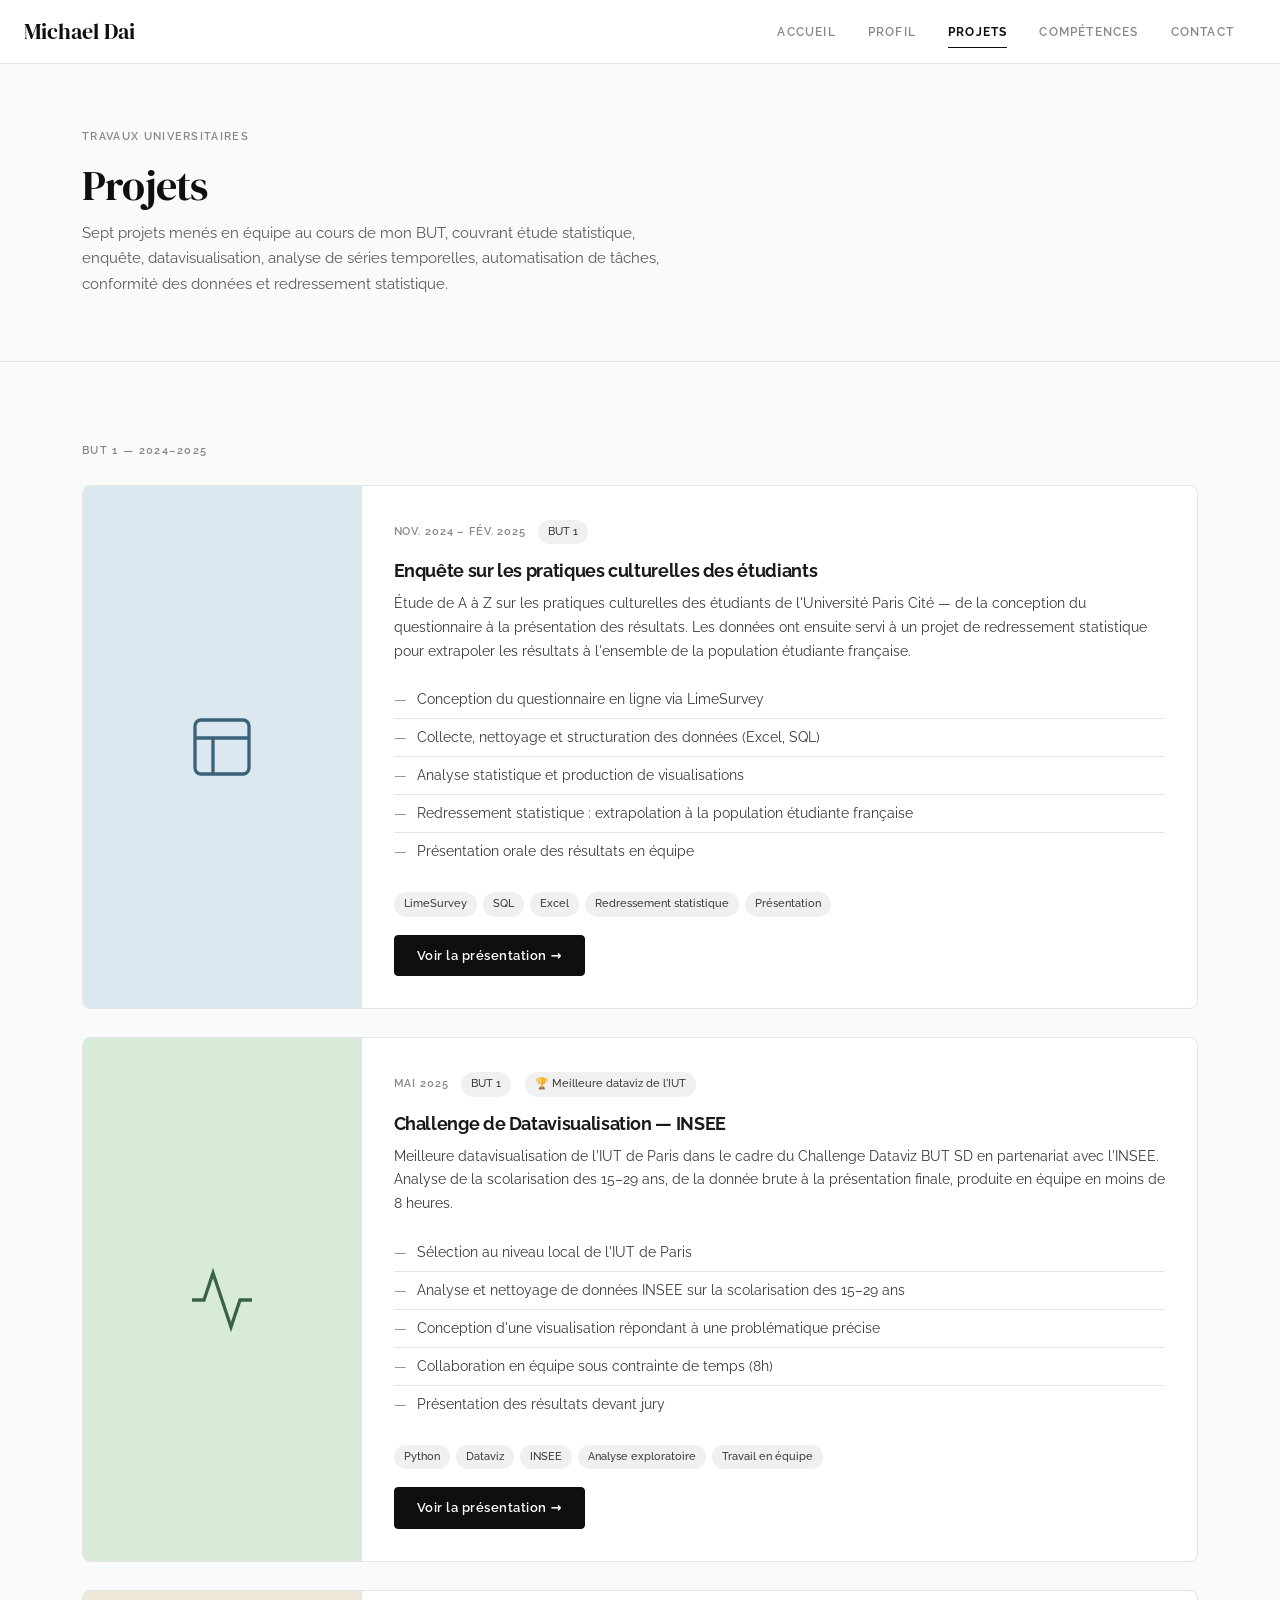
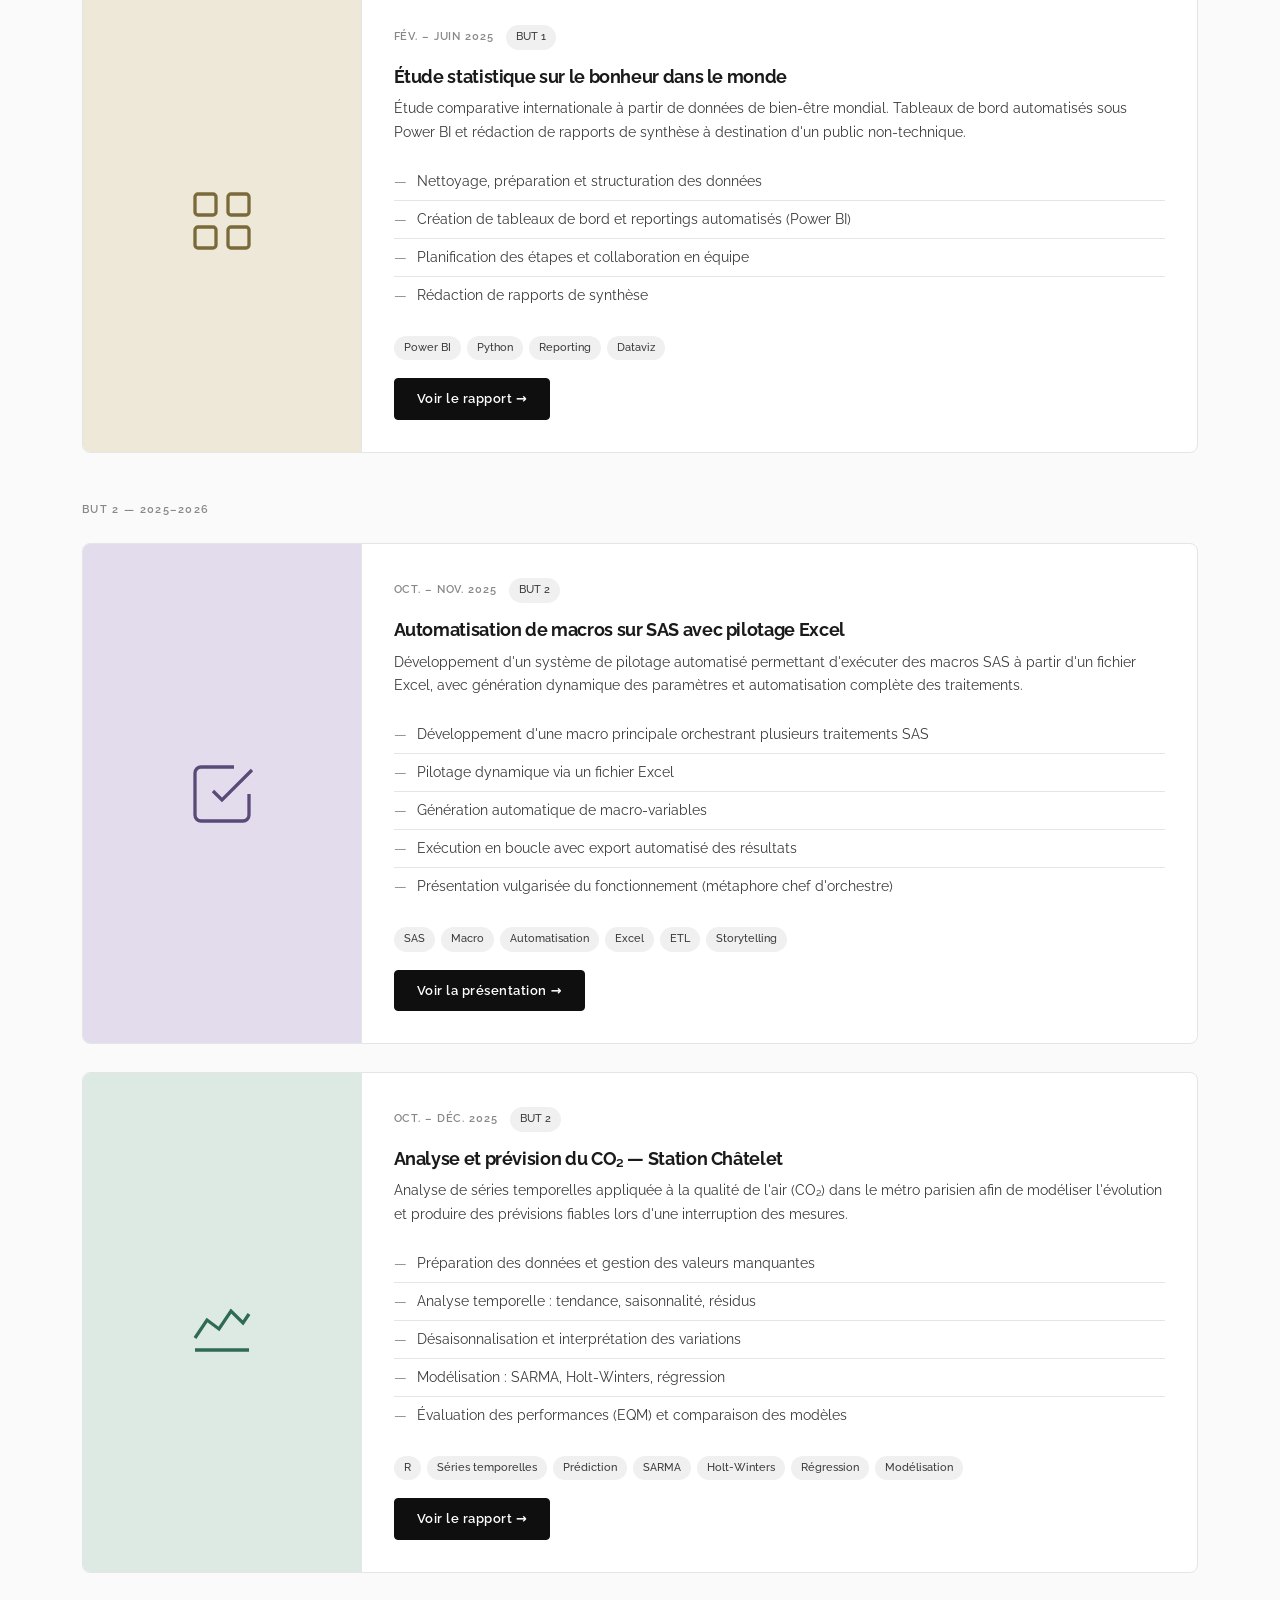
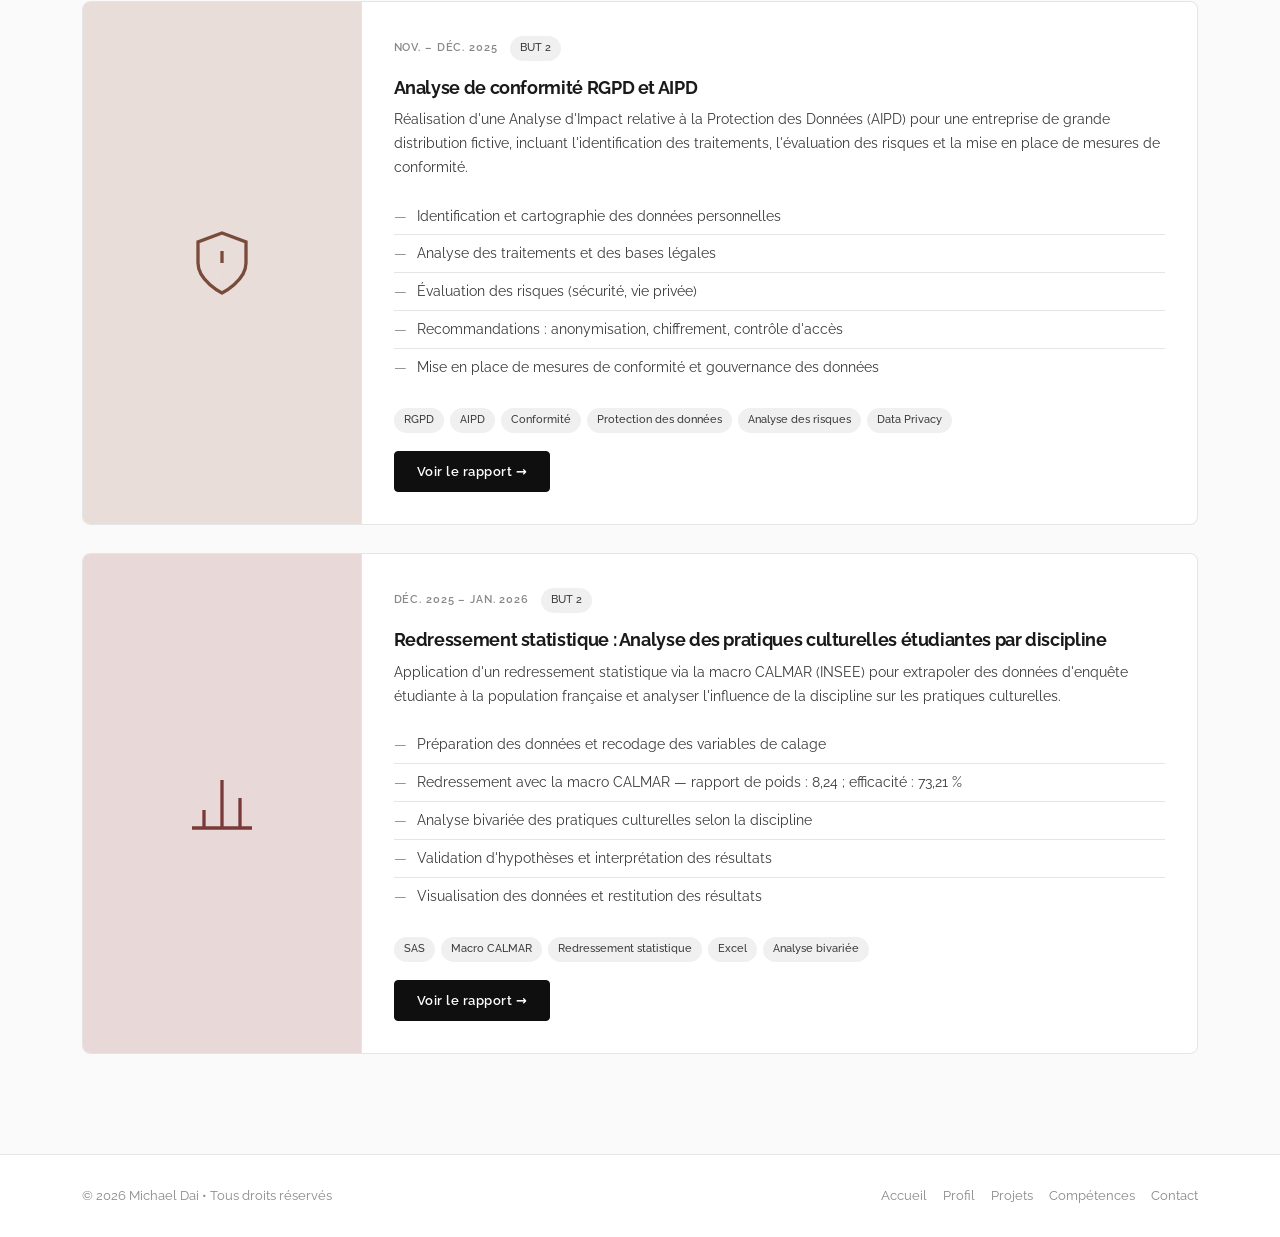
<file: projets.html>
<!DOCTYPE html>
<html lang="fr">
<head>
  <meta charset="utf-8">
  <meta name="viewport" content="width=device-width, initial-scale=1">
  <title>Projets — Michael Dai</title>
  <link href="https://cdn.jsdelivr.net/npm/bootstrap@5.3.8/dist/css/bootstrap.min.css" rel="stylesheet" integrity="sha384-sRIl4kxILFvY47J16cr9ZwB07vP4J8+LH7qKQnuqkuIAvNWLzeN8tE5YBujZqJLB" crossorigin="anonymous">
  <link rel="stylesheet" href="CSS/style.css">
</head>
<body>

  <div class="offcanvas offcanvas-end text-bg-dark" tabindex="-1" id="mainNav" aria-labelledby="mainNavLabel">
    <div class="offcanvas-header">
      <h5 class="offcanvas-title" id="mainNavLabel">Menu</h5>
      <button type="button" class="btn-close btn-close-white" data-bs-dismiss="offcanvas" aria-label="Fermer"></button>
    </div>
    <div class="offcanvas-body">
      <ul class="navbar-nav flex-column gap-1">
        <li class="nav-item"><a class="nav-link mobile-link" href="index.html">Accueil</a></li>
        <li class="nav-item"><a class="nav-link mobile-link" href="profil.html">Profil</a></li>
        <li class="nav-item"><a class="nav-link mobile-link active" href="projets.html">Projets</a></li>
        <li class="nav-item"><a class="nav-link mobile-link" href="competences.html">Compétences</a></li>
        <li class="nav-item"><a class="nav-link mobile-link" href="contact.html">Contact</a></li>
      </ul>
    </div>
  </div>

  <nav class="navbar fixed-top">
    <div class="container-fluid px-4">
      <a class="navbar-brand" href="index.html">Michael Dai</a>
      <ul class="navbar-nav flex-row gap-1 d-none d-lg-flex ms-auto me-2">
        <li class="nav-item"><a class="nav-link desktop-link" href="index.html">Accueil</a></li>
        <li class="nav-item"><a class="nav-link desktop-link" href="profil.html">Profil</a></li>
        <li class="nav-item"><a class="nav-link desktop-link active" href="projets.html">Projets</a></li>
        <li class="nav-item"><a class="nav-link desktop-link" href="competences.html">Compétences</a></li>
        <li class="nav-item"><a class="nav-link desktop-link" href="contact.html">Contact</a></li>
      </ul>
      <button class="navbar-toggler d-lg-none" type="button" data-bs-toggle="offcanvas" data-bs-target="#mainNav" aria-controls="mainNav" aria-label="Menu">
        <span class="navbar-toggler-icon"></span>
      </button>
    </div>
  </nav>

  <main class="page">

    <section class="page-header">
      <div class="container">
        <p class="eyebrow">Travaux universitaires</p>
        <h1>Projets</h1>
        <p class="text-muted" style="max-width:580px;font-size:15px;">Sept projets menés en équipe au cours de mon BUT, couvrant étude statistique, enquête, datavisualisation, analyse de séries temporelles, automatisation de tâches, conformité des données et redressement statistique.</p>
      </div>
    </section>

    <section class="section">
      <div class="container">

        <!-- ========== BUT 1 ========== -->
        <p class="eyebrow mt-2 mb-4">BUT 1 — 2024–2025</p>

        <!-- Projet 1 — Enquête -->
        <div class="project-full" data-aos>
          <div class="row g-0">
            <div class="col-lg-3 d-flex align-items-center justify-content-center" style="background:#dce8f0;border-right:1px solid var(--border);min-height:180px;">
              <svg width="72" height="72" viewBox="0 0 24 24" fill="none" stroke="#3a6278" stroke-width="1.1">
                <rect x="3" y="3" width="18" height="18" rx="2"/>
                <line x1="3" y1="9" x2="21" y2="9"/>
                <line x1="9" y1="21" x2="9" y2="9"/>
              </svg>
            </div>
            <div class="col-lg-9">
              <div class="project-full-body">
                <div class="project-meta">
                  <span class="project-period">Nov. 2024 – Fév. 2025</span>
                  <span class="tag">BUT 1</span>
                </div>
                <h2>Enquête sur les pratiques culturelles des étudiants</h2>
                <p class="desc">Étude de A à Z sur les pratiques culturelles des étudiants de l'Université Paris Cité — de la conception du questionnaire à la présentation des résultats. Les données ont ensuite servi à un projet de redressement statistique pour extrapoler les résultats à l'ensemble de la population étudiante française.</p>
                <ul class="detail-list">
                  <li>Conception du questionnaire en ligne via LimeSurvey</li>
                  <li>Collecte, nettoyage et structuration des données (Excel, SQL)</li>
                  <li>Analyse statistique et production de visualisations</li>
                  <li>Redressement statistique : extrapolation à la population étudiante française</li>
                  <li>Présentation orale des résultats en équipe</li>
                </ul>
                <div class="mb-3">
                  <span class="tag">LimeSurvey</span>
                  <span class="tag">SQL</span>
                  <span class="tag">Excel</span>
                  <span class="tag">Redressement statistique</span>
                  <span class="tag">Présentation</span>
                </div>
                <a href="https://canva.link/ih12utz6mmfyhr7" target="_blank" class="btn btn-dark btn-sm">Voir la présentation &rarr;</a>
              </div>
            </div>
          </div>
        </div>

        <!-- Projet 2 — Dataviz INSEE -->
        <div class="project-full" data-aos data-aos-delay="100">
          <div class="row g-0">
            <div class="col-lg-3 d-flex align-items-center justify-content-center" style="background:#d8ead8;border-right:1px solid var(--border);min-height:180px;">
              <svg width="72" height="72" viewBox="0 0 24 24" fill="none" stroke="#3a6245" stroke-width="1.1">
                <polyline points="22 12 18 12 15 21 9 3 6 12 2 12"/>
              </svg>
            </div>
            <div class="col-lg-9">
              <div class="project-full-body">
                <div class="project-meta">
                  <span class="project-period">Mai 2025</span>
                  <span class="tag">BUT 1</span>
                  <span class="tag">🏆 Meilleure dataviz de l'IUT</span>
                </div>
                <h2>Challenge de Datavisualisation — INSEE</h2>
                <p class="desc">Meilleure datavisualisation de l'IUT de Paris dans le cadre du Challenge Dataviz BUT SD en partenariat avec l'INSEE. Analyse de la scolarisation des 15–29 ans, de la donnée brute à la présentation finale, produite en équipe en moins de 8 heures.</p>
                <ul class="detail-list">
                  <li>Sélection au niveau local de l'IUT de Paris</li>
                  <li>Analyse et nettoyage de données INSEE sur la scolarisation des 15–29 ans</li>
                  <li>Conception d'une visualisation répondant à une problématique précise</li>
                  <li>Collaboration en équipe sous contrainte de temps (8h)</li>
                  <li>Présentation des résultats devant jury</li>
                </ul>
                <div class="mb-3">
                  <span class="tag">Python</span>
                  <span class="tag">Dataviz</span>
                  <span class="tag">INSEE</span>
                  <span class="tag">Analyse exploratoire</span>
                  <span class="tag">Travail en équipe</span>
                </div>
                <a href="https://canva.link/tydwx3cjym2hi35" target="_blank" class="btn btn-dark btn-sm">Voir la présentation &rarr;</a>
              </div>
            </div>
          </div>
        </div>

        <!-- Projet 3 — Bonheur monde -->
        <div class="project-full" data-aos data-aos-delay="200">
          <div class="row g-0">
            <div class="col-lg-3 d-flex align-items-center justify-content-center" style="background:#ede8d8;border-right:1px solid var(--border);min-height:180px;">
              <svg width="72" height="72" viewBox="0 0 24 24" fill="none" stroke="#7a6a3a" stroke-width="1.1">
                <rect x="3" y="3" width="7" height="7" rx="1"/>
                <rect x="14" y="3" width="7" height="7" rx="1"/>
                <rect x="3" y="14" width="7" height="7" rx="1"/>
                <rect x="14" y="14" width="7" height="7" rx="1"/>
              </svg>
            </div>
            <div class="col-lg-9">
              <div class="project-full-body">
                <div class="project-meta">
                  <span class="project-period">Fév. – Juin 2025</span>
                  <span class="tag">BUT 1</span>
                </div>
                <h2>Étude statistique sur le bonheur dans le monde</h2>
                <p class="desc">Étude comparative internationale à partir de données de bien-être mondial. Tableaux de bord automatisés sous Power BI et rédaction de rapports de synthèse à destination d'un public non-technique.</p>
                <ul class="detail-list">
                  <li>Nettoyage, préparation et structuration des données</li>
                  <li>Création de tableaux de bord et reportings automatisés (Power BI)</li>
                  <li>Planification des étapes et collaboration en équipe</li>
                  <li>Rédaction de rapports de synthèse</li>
                </ul>
                <div class="mb-3">
                  <span class="tag">Power BI</span>
                  <span class="tag">Python</span>
                  <span class="tag">Reporting</span>
                  <span class="tag">Dataviz</span>
                </div>
                <a href="https://up75-my.sharepoint.com/:b:/g/personal/michael_dai_etu_u-paris_fr/EXIba5LRFBlFlB4dKFu0hCQBDixGm8elvtXhvnPGcETUyA?e=VIclzB" target="_blank" class="btn btn-dark btn-sm">Voir le rapport &rarr;</a>
              </div>
            </div>
          </div>
        </div>

        <!-- ========== BUT 2 ========== -->
        <p class="eyebrow mt-5 mb-4">BUT 2 — 2025–2026</p>

        <!-- Projet 4 — Automatisation SAS -->
        <div class="project-full" data-aos>
          <div class="row g-0">
            <div class="col-lg-3 d-flex align-items-center justify-content-center" style="background:#e2dced;border-right:1px solid var(--border);min-height:180px;">
              <svg width="72" height="72" viewBox="0 0 24 24" fill="none" stroke="#5a4a78" stroke-width="1.1">
                <polyline points="9 11 12 14 22 4"/>
                <path d="M21 12v7a2 2 0 0 1-2 2H5a2 2 0 0 1-2-2V5a2 2 0 0 1 2-2h11"/>
              </svg>
            </div>
            <div class="col-lg-9">
              <div class="project-full-body">
                <div class="project-meta">
                  <span class="project-period">Oct. – Nov. 2025</span>
                  <span class="tag">BUT 2</span>
                </div>
                <h2>Automatisation de macros sur SAS avec pilotage Excel</h2>
                <p class="desc">Développement d'un système de pilotage automatisé permettant d'exécuter des macros SAS à partir d'un fichier Excel, avec génération dynamique des paramètres et automatisation complète des traitements.</p>
                <ul class="detail-list">
                  <li>Développement d'une macro principale orchestrant plusieurs traitements SAS</li>
                  <li>Pilotage dynamique via un fichier Excel</li>
                  <li>Génération automatique de macro-variables</li>
                  <li>Exécution en boucle avec export automatisé des résultats</li>
                  <li>Présentation vulgarisée du fonctionnement (métaphore chef d'orchestre)</li>
                </ul>
                <div class="mb-3">
                  <span class="tag">SAS</span>
                  <span class="tag">Macro</span>
                  <span class="tag">Automatisation</span>
                  <span class="tag">Excel</span>
                  <span class="tag">ETL</span>
                  <span class="tag">Storytelling</span>
                </div>
                <a href="https://canva.link/lraq6rxz8g9un47" target="_blank" class="btn btn-dark btn-sm">Voir la présentation &rarr;</a>
              </div>
            </div>
          </div>
        </div>

        <!-- Projet 5 — CO2 -->
        <div class="project-full" data-aos data-aos-delay="100">
          <div class="row g-0">
            <div class="col-lg-3 d-flex align-items-center justify-content-center" style="background:#ddeae3;border-right:1px solid var(--border);min-height:180px;">
              <svg width="72" height="72" viewBox="0 0 24 24" fill="none" stroke="#2e6b52" stroke-width="1.1">
                <polyline points="3 17 7 11 11 14 15 8 19 12 21 9"/>
                <line x1="3" y1="21" x2="21" y2="21"/>
              </svg>
            </div>
            <div class="col-lg-9">
              <div class="project-full-body">
                <div class="project-meta">
                  <span class="project-period">Oct. – Déc. 2025</span>
                  <span class="tag">BUT 2</span>
                </div>
                <h2>Analyse et prévision du CO₂ — Station Châtelet</h2>
                <p class="desc">Analyse de séries temporelles appliquée à la qualité de l'air (CO₂) dans le métro parisien afin de modéliser l'évolution et produire des prévisions fiables lors d'une interruption des mesures.</p>
                <ul class="detail-list">
                  <li>Préparation des données et gestion des valeurs manquantes</li>
                  <li>Analyse temporelle : tendance, saisonnalité, résidus</li>
                  <li>Désaisonnalisation et interprétation des variations</li>
                  <li>Modélisation : SARMA, Holt-Winters, régression</li>
                  <li>Évaluation des performances (EQM) et comparaison des modèles</li>
                </ul>
                <div class="mb-3">
                  <span class="tag">R</span>
                  <span class="tag">Séries temporelles</span>
                  <span class="tag">Prédiction</span>
                  <span class="tag">SARMA</span>
                  <span class="tag">Holt-Winters</span>
                  <span class="tag">Régression</span>
                  <span class="tag">Modélisation</span>
                </div>
                <a href="https://up75-my.sharepoint.com/:b:/g/personal/michael_dai_etu_u-paris_fr/IQAY513LmtKVRJI4M-Co7ye5AZ0XdBp2C9nCkMHmReyMm6s?e=7rz4d7" target="_blank" class="btn btn-dark btn-sm">Voir le rapport &rarr;</a>
              </div>
            </div>
          </div>
        </div>

        <!-- Projet 6 — RGPD -->
        <div class="project-full" data-aos data-aos-delay="200">
          <div class="row g-0">
            <div class="col-lg-3 d-flex align-items-center justify-content-center" style="background:#e8ddd8;border-right:1px solid var(--border);min-height:180px;">
              <svg width="72" height="72" viewBox="0 0 24 24" fill="none" stroke="#7a4a3a" stroke-width="1.1">
                <path d="M12 22s8-4 8-10V5l-8-3-8 3v7c0 6 8 10 8 10z"/>
                <line x1="12" y1="8" x2="12" y2="12"/>
                <line x1="12" y1="16" x2="12.01" y2="16"/>
              </svg>
            </div>
            <div class="col-lg-9">
              <div class="project-full-body">
                <div class="project-meta">
                  <span class="project-period">Nov. – Déc. 2025</span>
                  <span class="tag">BUT 2</span>
                </div>
                <h2>Analyse de conformité RGPD et AIPD</h2>
                <p class="desc">Réalisation d'une Analyse d'Impact relative à la Protection des Données (AIPD) pour une entreprise de grande distribution fictive, incluant l'identification des traitements, l'évaluation des risques et la mise en place de mesures de conformité.</p>
                <ul class="detail-list">
                  <li>Identification et cartographie des données personnelles</li>
                  <li>Analyse des traitements et des bases légales</li>
                  <li>Évaluation des risques (sécurité, vie privée)</li>
                  <li>Recommandations : anonymisation, chiffrement, contrôle d'accès</li>
                  <li>Mise en place de mesures de conformité et gouvernance des données</li>
                </ul>
                <div class="mb-3">
                  <span class="tag">RGPD</span>
                  <span class="tag">AIPD</span>
                  <span class="tag">Conformité</span>
                  <span class="tag">Protection des données</span>
                  <span class="tag">Analyse des risques</span>
                  <span class="tag">Data Privacy</span>
                </div>
                <a href="https://up75-my.sharepoint.com/:b:/g/personal/michael_dai_etu_u-paris_fr/IQCrCXvFHYFgTIOqsXcx-itGAV1vNMqfQHHgWIQUz1odUq8?e=DTIOKU" target="_blank" class="btn btn-dark btn-sm">Voir le rapport &rarr;</a>
              </div>
            </div>
          </div>
        </div>

        <!-- Projet 7 — Redressement statistique -->
        <div class="project-full" data-aos data-aos-delay="300">
          <div class="row g-0">
            <div class="col-lg-3 d-flex align-items-center justify-content-center" style="background:#e8d8d8;border-right:1px solid var(--border);min-height:180px;">
              <svg width="72" height="72" viewBox="0 0 24 24" fill="none" stroke="#7a3a3a" stroke-width="1.1">
                <line x1="18" y1="20" x2="18" y2="10"/>
                <line x1="12" y1="20" x2="12" y2="4"/>
                <line x1="6" y1="20" x2="6" y2="14"/>
                <line x1="2" y1="20" x2="22" y2="20"/>
              </svg>
            </div>
            <div class="col-lg-9">
              <div class="project-full-body">
                <div class="project-meta">
                  <span class="project-period">Déc. 2025 – Jan. 2026</span>
                  <span class="tag">BUT 2</span>
                </div>
                <h2>Redressement statistique : Analyse des pratiques culturelles étudiantes par discipline</h2>
                <p class="desc">Application d'un redressement statistique via la macro CALMAR (INSEE) pour extrapoler des données d'enquête étudiante à la population française et analyser l'influence de la discipline sur les pratiques culturelles.</p>
                <ul class="detail-list">
                  <li>Préparation des données et recodage des variables de calage</li>
                  <li>Redressement avec la macro CALMAR — rapport de poids : 8,24 ; efficacité : 73,21 %</li>
                  <li>Analyse bivariée des pratiques culturelles selon la discipline</li>
                  <li>Validation d'hypothèses et interprétation des résultats</li>
                  <li>Visualisation des données et restitution des résultats</li>
                </ul>
                <div class="mb-3">
                  <span class="tag">SAS</span>
                  <span class="tag">Macro CALMAR</span>
                  <span class="tag">Redressement statistique</span>
                  <span class="tag">Excel</span>
                  <span class="tag">Analyse bivariée</span>
                </div>
                <a href="https://up75-my.sharepoint.com/:b:/g/personal/michael_dai_etu_u-paris_fr/IQB9HWNlpjl8S5Wex8x-Wx_uAaXXtHHjVHUVGit_a12AiQw?e=26WDDd" target="_blank" class="btn btn-dark btn-sm">Voir le rapport &rarr;</a>
              </div>
            </div>
          </div>
        </div>

      </div>
    </section>

  </main>

  <footer class="footer">
    <div class="container d-flex justify-content-between align-items-center flex-wrap gap-2">
      <p>© 2026 Michael Dai • Tous droits réservés</p>
      <div class="d-flex gap-3">
        <a href="index.html">Accueil</a>
        <a href="profil.html">Profil</a>
        <a href="projets.html">Projets</a>
        <a href="competences.html">Compétences</a>
        <a href="contact.html">Contact</a>
      </div>
    </div>
  </footer>

  <script src="https://cdn.jsdelivr.net/npm/bootstrap@5.3.8/dist/js/bootstrap.bundle.min.js" integrity="sha384-FKyoEForCGlyvwx9Hj09JcYn3nv7wiPVlz7YYwJrWVcXK/BmnVDxM+D2scQbITxI" crossorigin="anonymous"></script>
  <script>
    (function() {
      var els = document.querySelectorAll('[data-aos]');
      var io = new IntersectionObserver(function(entries) {
        entries.forEach(function(e) {
          if (e.isIntersecting) { e.target.classList.add('aos-animate'); io.unobserve(e.target); }
        });
      }, { threshold: 0.12 });
      els.forEach(function(el) { io.observe(el); });
    })();
  </script>
</body>
</html>
</file>
<file: CSS/style.css>
@import url('https://fonts.googleapis.com/css2?family=Raleway:ital,wght@0,300;0,400;0,500;0,600;0,700;1,400&family=DM+Serif+Display:ital@0;1&display=swap');

/* ---- Variables ---- */
:root {
  --black:  #0f0f0f;
  --dark:   #1a1a1a;
  --mid:    #3a3a3a;
  --muted:  #888888;
  --border: #e5e5e5;
  --bg:     #fafafa;
  --white:  #ffffff;
  --serif:  'DM Serif Display', Georgia, serif;
  --sans:   'Raleway', system-ui, sans-serif;
  --radius: 4px;
  --trans:  0.2s ease;
}

/* ---- Reset ---- */
*, *::before, *::after { box-sizing: border-box; margin: 0; padding: 0; }
html { scroll-behavior: smooth; }
body {
  font-family: var(--sans);
  font-size: 15px;
  font-weight: 400;
  line-height: 1.7;
  color: var(--dark);
  background: var(--bg);
  -webkit-font-smoothing: antialiased;
}

/* ---- Typographie ---- */
h1, h2, h3 { font-family: var(--serif); font-weight: 400; line-height: 1.2; letter-spacing: -0.02em; }
h4, h5, h6 { font-family: var(--sans); font-weight: 600; }
p          { color: var(--mid); }
a          { color: inherit; text-decoration: none; }

.eyebrow {
  font-size: 11px;
  font-weight: 600;
  letter-spacing: 0.12em;
  text-transform: uppercase;
  color: var(--muted);
  margin-bottom: 14px;
}

/* ============================================================
   NAVBAR
   ============================================================ */
.navbar {
  background: rgba(255,255,255,0.97) !important;
  backdrop-filter: blur(16px);
  -webkit-backdrop-filter: blur(16px);
  border-bottom: 1px solid var(--border);
  padding: 0;
  height: 64px;
}
.navbar .container-fluid { height: 64px; align-items: center; }

.navbar-brand {
  font-family: var(--serif);
  font-size: 22px;
  font-weight: 400;
  color: var(--black) !important;
  padding: 0;
}

.desktop-link {
  font-family: var(--sans);
  font-size: 12px;
  font-weight: 600;
  letter-spacing: 0.1em;
  text-transform: uppercase;
  color: var(--muted) !important;
  padding: 8px 14px !important;
  border-radius: var(--radius);
  transition: color var(--trans);
  text-decoration: none;
  position: relative;
}
.desktop-link::after {
  content: '';
  position: absolute;
  bottom: 2px; left: 14px; right: 14px;
  height: 1.5px;
  background: var(--black);
  transform: scaleX(0);
  transition: transform var(--trans);
  transform-origin: left;
}
.desktop-link:hover        { color: var(--dark) !important; }
.desktop-link:hover::after { transform: scaleX(1); }
.desktop-link.active       { color: var(--black) !important; font-weight: 700; }
.desktop-link.active::after{ transform: scaleX(1); }

.offcanvas.text-bg-dark { background: var(--black) !important; }
.offcanvas-title {
  font-family: var(--serif);
  font-weight: 400;
  font-size: 20px;
  color: #fff !important;
}

.offcanvas .offcanvas-body .navbar-nav .nav-item .mobile-link {
  font-family: var(--sans) !important;
  font-size: 14px !important;
  font-weight: 600 !important;
  letter-spacing: 0.1em !important;
  text-transform: uppercase !important;
  color: rgba(255,255,255,0.6) !important;
  padding: 13px 18px !important;
  border-radius: var(--radius) !important;
  transition: color var(--trans), background var(--trans) !important;
  display: block !important;
  text-decoration: none !important;
}
.offcanvas .offcanvas-body .navbar-nav .nav-item .mobile-link:hover,
.offcanvas .offcanvas-body .navbar-nav .nav-item .mobile-link.active {
  color: #fff !important;
  background: rgba(255,255,255,0.09) !important;
}

.navbar-toggler      { border: 1px solid rgba(0,0,0,0.15); padding: 6px 10px; }
.navbar-toggler-icon { filter: invert(0.5); }

/* ============================================================
   LAYOUT
   ============================================================ */
.page { padding-top: 64px; min-height: 100vh; }

/* ============================================================
   HERO
   ============================================================ */
.hero {
  padding: 80px 0 70px;
  border-bottom: 1px solid var(--border);
}
.hero h1 {
  font-size: clamp(2.2rem, 4.5vw, 3.2rem);
  margin-bottom: 16px;
  color: var(--black);
}
.hero .lead {
  font-size: 15px;
  color: var(--muted);
  max-width: 440px;
  margin-bottom: 28px;
}

.hero-photo-wrap {
  width: 100%;
  height: 100%;
  min-height: 240px;
  border-radius: 8px;
  overflow: hidden;
  border: 1px solid var(--border);
  box-shadow: 0 4px 20px rgba(0,0,0,0.08);
}
.hero-photo {
  width: 100%;
  height: 100%;
  object-fit: cover;
  object-position: center top;
  display: block;
}
.col-photo { display: flex; align-items: stretch; }

.hero-card {
  background: var(--white);
  border: 1px solid var(--border);
  border-radius: 8px;
  padding: 28px;
  box-shadow: 0 2px 16px rgba(0,0,0,0.05);
  height: 100%;
}
.badge-available {
  display: inline-block;
  font-size: 11px; font-weight: 600;
  letter-spacing: 0.07em; text-transform: uppercase;
  color: #2a7a2a; background: #edf7ed;
  border: 1px solid #b8dbb8;
  border-radius: 20px; padding: 4px 12px; margin-bottom: 16px;
}
.hero-card h3 {
  font-family: var(--sans); font-size: 14px; font-weight: 700;
  color: var(--dark); margin-bottom: 4px;
}
.hero-card p  { font-size: 13px; color: var(--muted); }
.hero-divider { height: 1px; background: var(--border); margin: 18px 0; }
.hero-stat    { display: flex; gap: 20px; flex-wrap: wrap; }
.hero-stat-item .num {
  font-family: var(--serif); font-size: 22px;
  color: var(--black); display: block; line-height: 1;
}
.hero-stat-item .lbl {
  font-size: 11px; color: var(--muted);
  font-weight: 500; letter-spacing: 0.05em; text-transform: uppercase;
}
.hero-logo-iut {
  height: 32px; width: auto; object-fit: contain;
  filter: brightness(0) saturate(100%); opacity: 0.7;
}

/* ============================================================
   BOUTONS
   ============================================================ */
.btn {
  font-family: var(--sans); font-size: 13px; font-weight: 600;
  padding: 10px 22px; border-radius: var(--radius);
  transition: all var(--trans); letter-spacing: 0.04em;
}
.btn-dark { background: var(--black); border-color: var(--black); color: var(--white) !important; }
.btn-dark:hover { background: var(--mid); border-color: var(--mid); transform: translateY(-1px); }
.btn-outline-dark { border-color: var(--border); color: var(--dark) !important; background: transparent; }
.btn-outline-dark:hover { background: var(--black); border-color: var(--black); color: var(--white) !important; }
.btn-white { background: var(--white); color: var(--dark) !important; border: none; font-weight: 700; }
.btn-white:hover { background: #e8e8e8; }

/* ============================================================
   SECTIONS
   ============================================================ */
.section            { padding: 72px 0; border-bottom: 1px solid var(--border); }
.section:last-child { border-bottom: none; }
.section-header     { margin-bottom: 44px; }
.section-header h2  { font-size: clamp(1.5rem, 3vw, 2rem); color: var(--black); margin-bottom: 6px; }
.section-header p   { font-size: 14px; color: var(--muted); }
.section-sub        { font-size: 14px; color: var(--muted); margin-top: 4px; }

.page-header { padding: 64px 0 48px; border-bottom: 1px solid var(--border); }
.page-header h1 { font-size: clamp(1.8rem, 4vw, 2.6rem); color: var(--black); margin-bottom: 10px; }

/* ============================================================
   CARTES PROJETS — homepage
   ============================================================ */
.project-card {
  background: var(--white);
  border: 1px solid var(--border);
  border-radius: 8px;
  padding: 0;
  height: 100%;
  overflow: hidden;
  transition: box-shadow var(--trans), transform var(--trans);
  display: flex;
  flex-direction: column;
}
.project-card:hover { box-shadow: 0 8px 28px rgba(0,0,0,0.10); transform: translateY(-4px); }

.project-card-img {
  width: 100%; height: 140px;
  display: flex; align-items: center; justify-content: center;
  background: #f4f4f4;
  border-bottom: 1px solid var(--border);
}
.project-card-img svg { opacity: 0.5; }

.project-card-body { padding: 22px; flex: 1; display: flex; flex-direction: column; }

.project-num {
  font-size: 11px; font-weight: 600;
  letter-spacing: 0.1em; text-transform: uppercase;
  color: var(--muted); margin-bottom: 8px;
}
.project-card h3 {
  font-family: var(--sans); font-size: 15px; font-weight: 700;
  color: var(--dark); margin-bottom: 8px;
}
.project-card p { font-size: 13.5px; color: var(--muted); margin-bottom: 14px; flex: 1; }

/* Tags */
.tag {
  display: inline-block; font-size: 11px; font-weight: 500;
  padding: 3px 10px; background: #f0f0f0;
  border-radius: 20px; color: var(--mid); margin: 2px 2px 2px 0;
}
.tag.highlight { background: var(--dark); color: var(--white); }

/* ============================================================
   PROJETS DÉTAILLÉS — projets.html
   ============================================================ */
.project-full {
  background: var(--white);
  border: 1px solid var(--border);
  border-radius: 8px;
  overflow: hidden;
  margin-bottom: 28px;
  transition: box-shadow var(--trans);
}
.project-full:hover { box-shadow: 0 6px 24px rgba(0,0,0,0.08); }

.project-full-body { padding: 32px; }

.project-meta { display: flex; align-items: center; gap: 12px; flex-wrap: wrap; margin-bottom: 14px; }
.project-period {
  font-size: 11px; font-weight: 600;
  letter-spacing: 0.08em; text-transform: uppercase; color: var(--muted);
}
.project-full h2 {
  font-family: var(--sans); font-size: 18px; font-weight: 700;
  color: var(--dark); margin-bottom: 10px;
}
.project-full .desc { font-size: 14px; color: var(--mid); margin-bottom: 18px; }
.detail-list { list-style: none; padding: 0; margin: 0 0 20px 0; }
.detail-list li {
  font-size: 13.5px; color: var(--mid);
  padding: 7px 0; border-bottom: 1px solid var(--border);
  display: flex; align-items: flex-start; gap: 10px;
}
.detail-list li:last-child { border-bottom: none; }
.detail-list li::before { content: '—'; color: var(--muted); flex-shrink: 0; }

/* ============================================================
   COMPÉTENCES
   ============================================================ */
.skill-group       { margin-bottom: 28px; }
.skill-group-title {
  font-size: 11px; font-weight: 700;
  letter-spacing: 0.1em; text-transform: uppercase;
  color: var(--muted); margin-bottom: 12px;
  padding-bottom: 8px; border-bottom: 1px solid var(--border);
}
.skill-pill {
  display: inline-block; font-size: 13px;
  padding: 6px 14px; border: 1px solid var(--border);
  border-radius: var(--radius); color: var(--dark);
  margin: 4px 4px 4px 0; background: var(--white);
  transition: all var(--trans); cursor: default;
}
.skill-pill:hover { border-color: var(--dark); background: var(--dark); color: var(--white); }

/* ============================================================
   TIMELINE
   ============================================================ */
.timeline { position: relative; }
.timeline::before {
  content: ''; position: absolute;
  left: 0; top: 6px; bottom: 0; width: 1px; background: var(--border);
}
.timeline-item { padding-left: 28px; padding-bottom: 36px; position: relative; }
.timeline-item:last-child { padding-bottom: 0; }
.timeline-dot {
  position: absolute; left: -4px; top: 6px;
  width: 9px; height: 9px; border-radius: 50%;
  background: var(--dark); border: 2px solid var(--bg);
  box-shadow: 0 0 0 1px var(--dark);
}
.timeline-date  { font-size: 11px; font-weight: 600; letter-spacing: 0.08em; text-transform: uppercase; color: var(--muted); margin-bottom: 6px; }
.timeline-title { font-family: var(--sans); font-size: 15px; font-weight: 700; color: var(--dark); margin-bottom: 2px; }
.timeline-sub   { font-size: 13px; color: var(--muted); margin-bottom: 8px; }
.timeline-body  { font-size: 13.5px; color: var(--mid); }

.mention-badge {
  display: inline-block; font-size: 11px; font-weight: 600;
  padding: 2px 10px; background: #fef9ec; border: 1px solid #f0d980;
  border-radius: 20px; color: #8a6d00; margin-left: 8px; vertical-align: middle;
}

/* ============================================================
   LANGUES
   ============================================================ */
.lang-item {
  display: flex; align-items: center; justify-content: space-between;
  padding: 10px 0; border-bottom: 1px solid var(--border); font-size: 13.5px;
}
.lang-item:last-child { border-bottom: none; }
.lang-name  { font-weight: 700; color: var(--dark); }
.lang-level { color: var(--muted); }

/* ============================================================
   INTÉRÊTS
   ============================================================ */
.interest-item {
  display: flex; align-items: flex-start; gap: 14px;
  padding: 16px 0; border-bottom: 1px solid var(--border);
}
.interest-item:last-child { border-bottom: none; }
.interest-icon {
  width: 36px; height: 36px; background: #f0f0f0;
  border-radius: 50%; display: flex; align-items: center;
  justify-content: center; font-size: 16px; flex-shrink: 0;
}
.interest-title { font-size: 14px; font-weight: 700; color: var(--dark); margin-bottom: 2px; }
.interest-desc  { font-size: 13px; color: var(--muted); margin: 0; }

/* ============================================================
   PROFIL
   ============================================================ */
.about-intro {
  font-family: var(--serif);
  font-size: clamp(1.1rem, 2.2vw, 1.3rem);
  color: var(--dark); line-height: 1.55; margin-bottom: 18px;
}

/* ============================================================
   CV + LIENS
   ============================================================ */
.cv-block {
  background: var(--dark); border-radius: 8px; padding: 26px 30px;
  display: flex; align-items: center;
  justify-content: space-between; gap: 20px; flex-wrap: wrap;
}
.cv-block h3 { font-family: var(--sans); font-size: 15px; font-weight: 700; color: var(--white); margin-bottom: 4px; }
.cv-block p  { font-size: 13px; color: rgba(255,255,255,0.55); margin: 0; }

.social-link {
  display: flex; align-items: center; gap: 10px;
  padding: 12px 16px; border: 1px solid var(--border);
  border-radius: var(--radius); font-size: 13.5px; font-weight: 500;
  color: var(--dark); background: var(--white); transition: all var(--trans);
}
.social-link:hover { border-color: var(--dark); background: var(--black); color: var(--white) !important; }

/* ============================================================
   CONTACT
   ============================================================ */
.form-label {
  font-size: 11px; font-weight: 700;
  letter-spacing: 0.07em; text-transform: uppercase;
  color: var(--muted); margin-bottom: 6px;
}
.form-control, .form-select {
  font-family: var(--sans); font-size: 14px;
  border: 1px solid var(--border); border-radius: var(--radius);
  background: var(--white); color: var(--dark); padding: 10px 14px;
  transition: border-color var(--trans), box-shadow var(--trans);
}
.form-control:focus, .form-select:focus {
  border-color: var(--dark); box-shadow: 0 0 0 3px rgba(0,0,0,0.06); outline: none;
}
textarea.form-control { resize: vertical; min-height: 120px; }

.contact-info-item {
  display: flex; align-items: flex-start; gap: 16px;
  padding: 16px 0; border-bottom: 1px solid var(--border);
}
.contact-info-item:last-child { border-bottom: none; }
.contact-icon {
  width: 36px; height: 36px; background: #f0f0f0;
  border-radius: 50%; display: flex; align-items: center;
  justify-content: center; flex-shrink: 0;
}
.contact-info-label {
  font-size: 11px; font-weight: 700; letter-spacing: 0.08em;
  text-transform: uppercase; color: var(--muted); margin-bottom: 3px;
}
.contact-info-value { font-size: 14px; color: var(--dark); font-weight: 500; }
.contact-info-value a { color: var(--dark); text-decoration: underline; text-decoration-color: var(--border); text-underline-offset: 3px; transition: text-decoration-color var(--trans); }
.contact-info-value a:hover { text-decoration-color: var(--dark); }

/* ============================================================
   FOOTER
   ============================================================ */
.footer { padding: 30px 0; border-top: 1px solid var(--border); background: var(--white); }
.footer p { font-size: 13px; color: var(--muted); margin: 0; }
.footer a { color: var(--muted); font-size: 13px; transition: color var(--trans); }
.footer a:hover { color: var(--dark); }

/* ============================================================
   ANIMATIONS AU SCROLL
   ============================================================ */
[data-aos] { opacity: 0; transform: translateY(22px); transition: opacity 0.55s ease, transform 0.55s ease; }
[data-aos].aos-animate { opacity: 1; transform: translateY(0); }
[data-aos][data-aos-delay="100"] { transition-delay: 0.1s; }
[data-aos][data-aos-delay="200"] { transition-delay: 0.2s; }
[data-aos][data-aos-delay="300"] { transition-delay: 0.3s; }
[data-aos][data-aos-delay="400"] { transition-delay: 0.4s; }

/* ============================================================
   RESPONSIVE
   ============================================================ */
@media (max-width: 991px) {
  .hero-photo-wrap { min-height: 200px; height: 200px; width: 140px; }
  .col-photo { justify-content: center; }
}
@media (max-width: 767px) {
  .hero { padding: 50px 0 40px; }
  .section { padding: 50px 0; }
  .page-header { padding: 44px 0 32px; }
  .cv-block { flex-direction: column; align-items: flex-start; }
  .hero-photo-wrap { width: 100%; height: 220px; min-height: 220px; }
}
</file>
